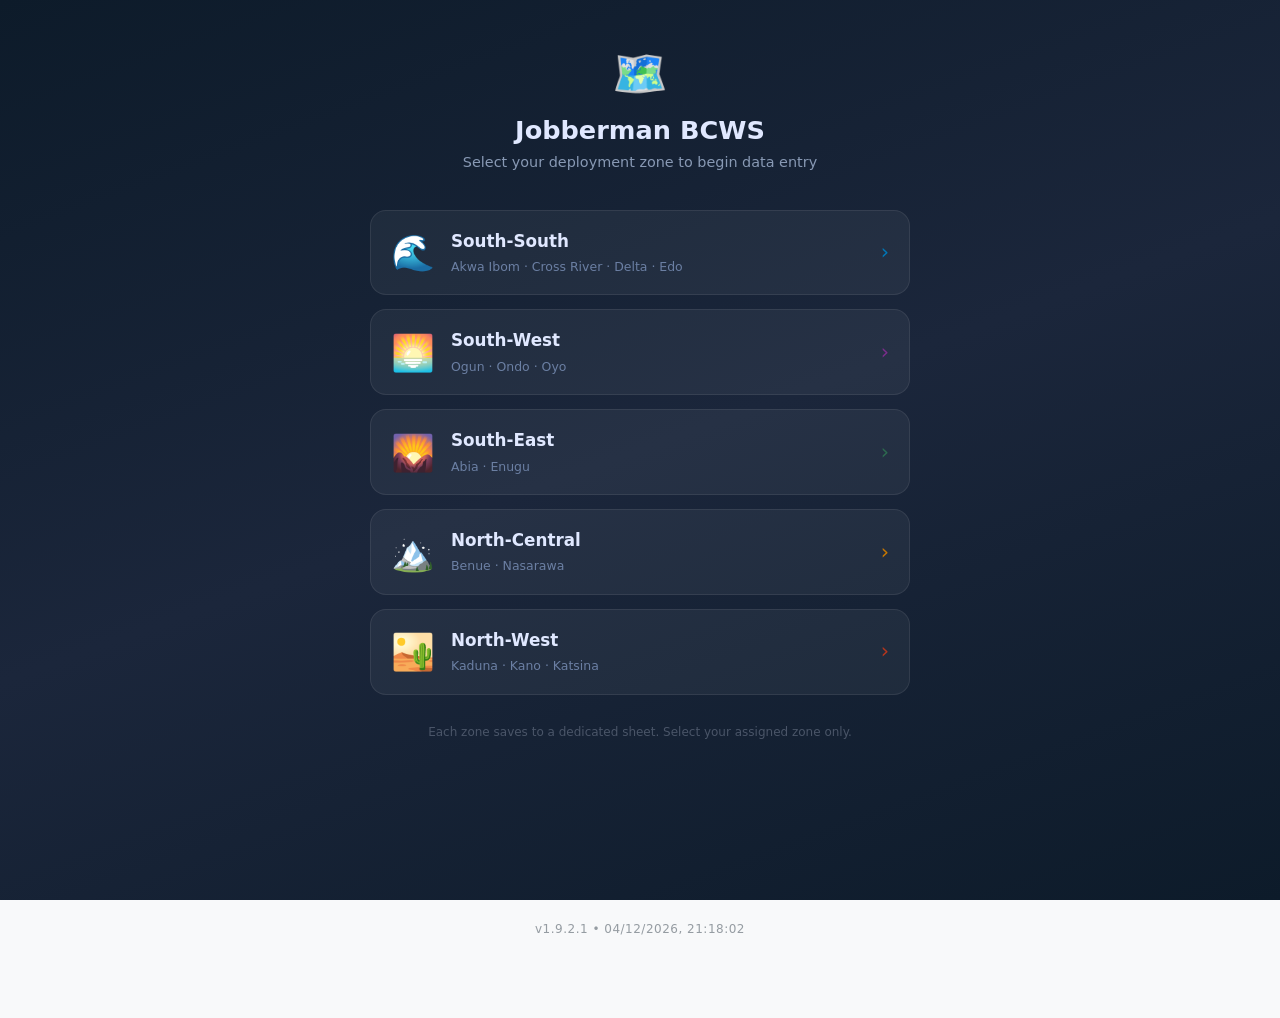
<file: index.html>
<!DOCTYPE html>
<html lang="en">

<head>
  <meta charset="UTF-8">
  <meta name="viewport" content="width=device-width, initial-scale=1.0">
  <title id="pageTitle">Data Entry Portal</title>
  <meta name="description" content="Jobberman BCWS Data Entry Portal — Offline-first form with bulk upload">
  <link rel="manifest" href="manifest.json">
  <meta name="theme-color" content="#0d6efd">
  <meta name="apple-mobile-web-app-capable" content="yes">
  <meta name="apple-mobile-web-app-status-bar-style" content="default">
  <link href="dist/css/bootstrap.min.css" rel="stylesheet">
  <link rel="stylesheet" href="style.css">
</head>

<body class="bg-light">

  <!-- ══════════════════════════════════════════════════════
       ZONE SELECTION LANDING PAGE
       Shown only when no ?zone= param is present.
       Hidden once a zone is active.
  ═══════════════════════════════════════════════════════ -->
  <div id="zoneLandingPage"
    style="display:none;min-height:100vh;background:linear-gradient(160deg,#0d1b2a 0%,#1b263b 50%,#0d1b2a 100%);padding:40px 16px 100px;box-sizing:border-box;">
    <div style="max-width:540px;margin:0 auto;">
      <div style="text-align:center;margin-bottom:36px;">
        <div style="font-size:2.8rem;margin-bottom:8px;">🗺️</div>
        <h1 style="color:#e0e8ff;font-size:1.6rem;font-weight:800;margin:0 0 6px;">Jobberman BCWS</h1>
        <p style="color:#8899b4;font-size:0.9rem;margin:0;">Select your deployment zone to begin data entry</p>
      </div>
      <div id="zoneCardGrid" style="display:flex;flex-direction:column;gap:14px;"></div>
      <p style="color:#4a5568;text-align:center;font-size:0.75rem;margin-top:28px;">Each zone saves to a dedicated
        sheet. Select your assigned zone only.</p>
    </div>
  </div>

  <!-- Main App (hidden on landing, shown when zone is active) -->
  <div id="mainApp" style="display:none;">
    <div class="container py-5">
      <div class="row justify-content-center">
        <div class="col-lg-8 col-xl-7">
          <div class="card shadow-sm border-0">
            <div class="card-body p-4 p-md-5">
              <h2 class="text-center text-primary">Jobberman BCWS Data Entry</h2>
              <p class="text-center text-primary mb-1">Building Careers for Workplace Success</p>
              <!-- Zone Badge -->
              <div id="zoneBadge" style="text-align:center;margin-bottom:16px;display:none;">
                <span id="zoneBadgeInner"
                  style="display:inline-flex;align-items:center;gap:6px;padding:5px 14px;border-radius:20px;font-size:0.8rem;font-weight:700;color:#fff;letter-spacing:0.03em;"></span>
                <br>
                <a href="index.html" id="changeZoneLink"
                  style="font-size:0.72rem;color:#6c757d;text-decoration:none;display:inline-flex;align-items:center;gap:3px;margin-top:6px;padding:3px 10px;border:1px solid #dee2e6;border-radius:12px;transition:color 0.2s,border-color 0.2s;"
                  onmouseover="this.style.color='#0d6efd';this.style.borderColor='#0d6efd';"
                  onmouseout="this.style.color='#6c757d';this.style.borderColor='#dee2e6';"
                  title="Return to zone selection"
                  onclick="event.preventDefault(); try { sessionStorage.removeItem('activeZone'); } catch (e) {} window.location.replace('index.html?_reset=' + Date.now());">
                  🗺️ Change Zone
                </a>
              </div>

              <!-- Upload Nag Banner (shown when 10-29 entries pending) -->
              <div id="uploadNagBanner" style="display:none;">
                <div
                  style="background:linear-gradient(135deg,#e65100,#bf360c);color:#fff;padding:12px 16px;border-radius:10px;margin-bottom:16px;display:flex;align-items:center;gap:10px;box-shadow:0 3px 12px rgba(230,81,0,0.3);">
                  <span style="font-size:1.5rem;">⚠️</span>
                  <div style="flex:1;">
                    <strong>Upload your entries!</strong><br>
                    <span style="font-size:0.82rem;opacity:0.95;">You have <strong id="nagPendingCount">0</strong>
                      entries waiting on this device. Connect to internet and <a id="nagQueueLink" href="queue.html"
                        style="color:#fff;text-decoration:underline;font-weight:700;">upload now →</a></span>
                  </div>
                </div>
              </div>

              <!-- Upload Friction Gate (shown when ≥30 entries pending — heavy friction) -->
              <div id="uploadGateOverlay" style="display:none;">
                <div
                  style="position:fixed;inset:0;background:rgba(0,0,0,0.85);z-index:2000;display:flex;align-items:center;justify-content:center;padding:20px;">
                  <div
                    style="background:#fff;border-radius:16px;max-width:400px;width:100%;padding:28px 24px;text-align:center;box-shadow:0 20px 60px rgba(0,0,0,0.4);animation:gate-pop 0.3s ease-out;">
                    <div style="font-size:3rem;margin-bottom:8px;">🚨</div>
                    <h3 style="color:#c62828;font-weight:800;margin-bottom:8px;">Upload Required</h3>
                    <p style="color:#555;font-size:0.9rem;margin-bottom:4px;">
                      You have <strong id="gatePendingCount" style="color:#c62828;font-size:1.3rem;">0</strong> entries
                      stored on this device.
                    </p>
                    <p style="color:#888;font-size:0.82rem;margin-bottom:20px;">
                      Data on your phone is at risk of loss. Upload now to secure it in the system.
                    </p>
                    <a id="gateQueueLink" href="queue.html"
                      style="display:block;background:linear-gradient(135deg,#1565c0,#0d47a1);color:#fff;padding:14px;border-radius:10px;font-weight:700;font-size:1rem;text-decoration:none;margin-bottom:12px;box-shadow:0 4px 16px rgba(21,101,192,0.4);">
                      📤 Go to Upload Queue
                    </a>
                    <button id="gateSkipBtn" disabled onclick="dismissUploadGate()"
                      style="background:none;border:2px solid #ccc;color:#999;padding:10px 20px;border-radius:10px;font-size:0.82rem;width:100%;cursor:not-allowed;transition:all 0.3s;">
                      ⏳ Please wait <span id="gateCountdown">5</span>s...
                    </button>
                    <p style="color:#bbb;font-size:0.72rem;margin-top:12px;margin-bottom:0;">
                      Entries are only safe once uploaded to the server.
                    </p>
                  </div>
                </div>
              </div>

              <form id="dataForm" class="needs-validation" novalidate>


                <!-- 8. Scores & Snapshots -->
                <fieldset class="mb-4">
                  <legend class="h5 text-primary border-bottom pb-2 mb-3">Scores & Snapshots</legend>
                  <div class="mb-3">
                    <label class="form-label">PostTest Score</label>
                    <input type="number" name="post_test_score" class="form-control" min="0" max="15"
                      title="Score between 0 and 15" placeholder="Enter PostTest score (0-15)" required>
                    <div class="invalid-feedback">Please enter the PostTest score (0-15).</div>
                  </div>

                  <!-- Snapshots Section -->
                  <div class="mb-3" id="pretest_snapshot_group">
                    <label class="form-label fw-bold">Snapshot of PreTest Script <span
                        class="text-danger">*</span></label>
                    <input type="file" accept="image/*" capture="environment" id="fileInput-pretest"
                      class="form-control mb-2" onchange="handleFileSelect('pretest', this)">
                    <img id="preview-pretest" class="img-fluid mt-2 border border-success rounded"
                      style="display:none;">
                    <input type="hidden" name="image_pretest" id="imgData-pretest" required>
                    <div id="pretest_validation_msg" class="text-danger small mt-1" style="display:none;">Please capture
                      or upload a snapshot of
                      the PreTest script.</div>
                  </div>

                  <div class="mb-3" id="posttest_snapshot_group">
                    <label class="form-label fw-bold">Snapshot of PostTest Script <span
                        class="text-danger">*</span></label>
                    <input type="file" accept="image/*" capture="environment" id="fileInput-posttest"
                      class="form-control mb-2" onchange="handleFileSelect('posttest', this)">
                    <img id="preview-posttest" class="img-fluid mt-2 border border-success rounded"
                      style="display:none;">
                    <input type="hidden" name="image_posttest" id="imgData-posttest" required>
                    <div id="posttest_validation_msg" class="text-danger small mt-1" style="display:none;">Please
                      capture
                      or upload a snapshot
                      of the PostTest script.</div>
                  </div>
                  <div class="mb-3">
                    <label class="form-label">Certificate ID</label>
                    <div class="input-group">
                      <span class="input-group-text" id="certIdPrefix">??/PT/</span>
                      <input type="text" name="certificate_id" id="certificate_id" class="form-control"
                        pattern="^(NA|\d{7})$" placeholder="7-digit code or NA" required>
                      <div class="invalid-feedback">Enter the 7-digit certificate number or NA.</div>
                    </div>
                  </div>
                </fieldset>

                <!-- 1. Metadata & Consent -->
                <fieldset class="mb-4">
                  <legend class="h5 text-primary border-bottom pb-2 mb-3">Metadata & Consent</legend>
                  <!-- Cascading: State → Inputted by → Institution -->
                  <div id="dynamicFieldsLoader" class="text-center text-muted py-3" style="display:none;">
                    <div class="spinner-border spinner-border-sm text-primary me-2" role="status"></div>
                    Loading dynamic fields from sheet…
                  </div>
                  <div class="mb-3">
                    <label class="form-label">State</label>
                    <select id="state" name="state" class="form-select" required>
                      <option value="">-- Select State --</option>
                    </select>
                    <div class="invalid-feedback">Please select a state.</div>
                  </div>
                  <div class="mb-3">
                    <label class="form-label">Inputted by</label>
                    <select id="inputted_by" name="inputted_by" class="form-select" required>
                      <option value="">Select state first</option>
                    </select>
                    <div class="invalid-feedback">Please select who inputted this entry.</div>
                  </div>
                  <div class="mb-3">
                    <label class="form-label">Participant Consent</label>
                    <select name="consent" class="form-select" required>
                      <option value="">-- Select --</option>
                      <option value="Agree">Agree</option>
                      <option value="Disagree">Disagree</option>
                      <option value="Unfilled (left blank)">Unfilled (left blank)</option>
                    </select>
                    <div class="invalid-feedback">Please select an option.</div>
                  </div>

                  <div class="mb-3">
                    <label class="form-label">Do you have the Jobberman SST Certificate?</label>
                    <select id="jobberman_sst" name="jobberman_sst" class="form-select" required>
                      <option value="">-- Select --</option>
                      <option value="Yes">Yes</option>
                      <option value="No">No</option>
                    </select>
                    <div id="jobberman_sst_note" class="alert alert-warning mt-2 py-2 px-3"
                      style="display:none; font-size:0.85rem;">
                      ⚠️ Please <strong>cross-check</strong> and confirm the participant actually ticked YES before
                      proceeding.
                    </div>
                    <div class="invalid-feedback">Please select an option.</div>
                  </div>
                </fieldset>

                <!-- 1. Metadata & Consent -->
                <fieldset class="mb-4">
                  <legend class="h5 text-primary border-bottom pb-2 mb-3">
                    PostTest Section B (Personal Information)
                  </legend>
                  <div class="mb-3">
                    <label class="form-label">Full Name</label>
                    <input type="text" name="name" class="form-control" required
                      pattern="^[A-Za-z]+(?:[ '-][A-Za-z]+)*(?:[ '-][A-Za-z]+)*$">
                    <div class="invalid-feedback">Enter valid characters and spaces only.</div>
                  </div>
                  <div class="mb-3">
                    <label class="form-label">Email</label>
                    <input type="text" name="email" class="form-control" required
                      pattern="[a-zA-Z0-9._%+\-]+@[a-zA-Z0-9.\-]+\.[a-zA-Z]{2,}|NA"
                      placeholder="e.g. user@example.com or NA">
                    <div class="invalid-feedback">Enter a valid email address (user@domain.com) or NA.</div>
                  </div>
                  <div class="row">
                    <div class="col-md-6 mb-3">
                      <label class="form-label">Phone Number</label>
                      <input type="tel" id="phone" name="phone" class="form-control" required pattern="^[789][01]\d{8}$"
                        placeholder="10 digits long (starting with 7, 8 or 9)">
                      <div id="phone_zero_note" class="alert alert-warning mt-2 py-2 px-3"
                        style="display:none; font-size:0.85rem;">
                        ⚠️ Please check both PreTest and PostTest to ensure a valid phone number is provided (0 is no
                        longer accepted).
                      </div>
                      <div class="invalid-feedback">Must be exactly 10 digits long (start 7, 8,9), then 0 or 1.</div>
                    </div>
                    <div class="col-md-6 mb-3">
                      <label class="form-label">Phone Number Type</label>
                      <select name="phone_type" class="form-select" required>
                        <option value="">-- Select --</option>
                        <option value="Personal">Personal</option>
                        <option value="Family / Relative">Family / Relative</option>
                        <option value="Unfilled (left blank)">Unfilled (left blank)</option>
                      </select>
                      <div class="invalid-feedback">Please select an option.</div>
                    </div>
                  </div>
                  <div class="mb-3">
                    <label class="form-label">Alternative Phone (Optional)
                      <span class="text-danger mt-2 py-2 px-3" style="font-size:0.85rem;">
                        <small><br>Check PreTest if the contacts are different, record it.</small>
                      </span></label>
                    <input type="tel" id="alt_phone" name="alt_phone" class="form-control" pattern="^[789][01]\d{8}$"
                      placeholder="10 digits long (starting with 7, 8 or 9)">
                    <div class="invalid-feedback">Must be exactly 10 digits long (start 7, 8, 9), then 0 or 1.</div>
                  </div>
                  <div class="mb-3">
                    <label class="form-label">Highest Qualification</label>
                    <select name="qualification" id="qualification" class="form-select" required>
                      <option value="">-- Select --</option>
                      <option value="NA">NA</option>
                      <option value="No Formal Education">No Formal Education</option>
                      <option value="Vocational">Vocational</option>
                      <option value="High School (S.S.C.E)">High School (S.S.C.E)</option>
                      <option value="N.C.E">N.C.E</option>
                      <option value="Diploma">Diploma</option>
                      <option value="OND">OND</option>
                      <option value="HND">HND</option>
                      <option value="Undergraduate">Undergraduate</option>
                      <option value="Degree">Degree</option>
                      <option value="MBSS">MBSS</option>
                      <option value="MBA / MSC">MBA / MSC</option>
                      <option value="MPhil/PhD">MPhil/PhD</option>
                    </select>
                    <div class="invalid-feedback">Please select a qualification.</div>
                  </div>
                  <div class="mb-3" id="current_level_group" style="display:none;">
                    <label class="form-label">Current Level <span class="text-danger">(Check PreTest)</span></label>
                    <select name="current_level" class="form-select" required>
                      <option value="">-- Select --</option>
                      <option value="Entry Level (100 Lvl)">Entry Level (100 Lvl)</option>
                      <option value="Mid Level (200 to 300 Lvl)">Mid Level (200 to 300 Lvl)</option>
                      <option value="Final Year">Final Year</option>
                      <option value="Unfilled (left blank)">Unfilled (left blank)</option>
                    </select>
                    <div class="invalid-feedback">Please select your current level.</div>
                  </div>
                  <div class="mb-3">
                    <label class="form-label">Employment Status <span class="text-danger">(Check PreTest)</span></label>
                    <select name="employment_status" class="form-select" required>
                      <option value="">-- Select --</option>
                      <option value="Unemployed">Unemployed</option>
                      <option value="Employed">Employed</option>
                      <option value="Self-Employed">Self-Employed</option>
                    </select>
                    <div class="invalid-feedback">Please select your employment status.</div>
                  </div>
                  <div class="mb-3">
                    <label class="form-label">What is your current occupation?</label>
                    <input type="text" name="current_occupation" class="form-control"
                      placeholder="Write NA if not applicable" required>
                    <div class="invalid-feedback">Please enter your occupation.</div>
                  </div>
                  <div class="mb-3">
                    <label class="form-label">Income Range <span class="text-danger">(Check PreTest)</span></label>
                    <select name="income_range" class="form-select" required>
                      <option value="">-- Select --</option>
                      <option value="Below 70,000">Below 70,000</option>
                      <option value="70,000 to 150,000">70,000 to 150,000</option>
                      <option value="150,000 to 300,000">150,000 to 300,000</option>
                      <option value="300,000 to 500,000">300,000 to 500,000</option>
                      <option value="500,000 and Above">500,000 and Above</option>
                    </select>
                    <div class="invalid-feedback">Please select an income range.</div>
                  </div>
                  <div class="mb-3">
                    <label class="form-label">Preferred Job Occupation or Industry?</label>
                    <select id="preferred_industry" name="preferred_industry" class="form-select" required>
                      <option value="">-- Select --</option>
                      <option value="Banking, Finance & Insurance">Banking, Finance & Insurance</option>
                      <option value="Education">Education</option>
                      <option value="IT & Telcos">IT & Telcos</option>
                      <option value="Manufacturing & Warehousing">Manufacturing & Warehousing</option>
                      <option value="Retail, Fashion & FMCG">Retail, Fashion & FMCG</option>
                      <option value="Unfilled (left blank)">Unfilled (left blank)</option>
                      <option value="Other">Other</option>
                    </select>
                    <div class="invalid-feedback">Please select your preferred industry.</div>
                  </div>
                  <div class="mb-3" id="preferred_industry_other_group" style="display:none;">
                    <label class="form-label">Please specify preferred industry</label>
                    <input type="text" id="preferred_industry_other" name="preferred_industry_other"
                      class="form-control" placeholder="Type the preferred industry here">
                    <div class="invalid-feedback">Please specify the preferred industry.</div>
                  </div>
                  <div class="mb-3">
                    <label class="form-label">Please indicate your preferred job role.</label>
                    <input type="text" name="preferred_job_role" class="form-control"
                      placeholder="(e.g., Sales, Admin, IT Officer, etc) or NA if not applicable" required>
                    <div class="invalid-feedback">Please enter your preferred job role.</div>
                  </div>
                  <div class="mb-3">
                    <label class="form-label">Which 2–3 skills do you consider your strongest?</label>
                    <input type="text" name="top_skills" class="form-control" placeholder="Write NA if not applicable"
                      required>
                    <div class="invalid-feedback">Please enter your top skills.</div>
                  </div>
                </fieldset>

                <!-- 2. PreTest Section -->
                <fieldset class="mb-4">
                  <legend class="h5 text-primary border-bottom pb-2 mb-3">
                    PreTest Section B (Personal Information)
                  </legend>

                  <div class="row">
                    <div class="col-md-6 mb-3">
                      <label class="form-label">Gender</label>
                      <select name="gender" class="form-select" required>
                        <option value="">-- Select --</option>
                        <option value="Male">Male</option>
                        <option value="Female">Female</option>
                      </select>
                      <div class="invalid-feedback">Please select your gender.</div>
                    </div>
                    <div class="col-md-6 mb-3">
                      <label class="form-label">Date of Birth</label>
                      <input type="date" name="dob" id="dob" class="form-control" required min="1900-01-01"
                        max="2016-12-31">
                      <div class="invalid-feedback">Year must be 1900 (unspecified) or between 1960–2016.</div>
                    </div>
                  </div>
                  <div class="mb-3">
                    <label class="form-label">Home Address <span class="text-danger">(Check PostTest)</span></label>
                    <textarea name="address" class="form-control" rows="2" placeholder="Write NA if not applicable"
                      required></textarea>
                  </div>

                  <div class="mb-3">
                    <label class="form-label">Institution | Partner | Disaggregation | Date =&gt; Facilitator |
                      Vols</label>
                    <select id="training_details" name="training_details" class="form-select" required>
                      <option value="">Select inputted by first</option>
                    </select>
                    <div class="invalid-feedback">Please select the training details.</div>
                  </div>
                  <div class="mb-3">
                    <label class="form-label">Residential Settlement</label>
                    <select name="settlement" class="form-select" required>
                      <option value="">-- Select --</option>
                      <option value="Urban">Urban</option>
                      <option value="Rural">Rural</option>
                      <option value="Semi-Urban">Semi-Urban</option>
                    </select>
                    <div class="invalid-feedback">Please select a settlement.</div>
                  </div>
                  <div class="mb-3">
                    <label class="form-label">Internally Displaced Person?</label>
                    <select name="idp" class="form-select" required>
                      <option value="">-- Select --</option>
                      <option value="Yes">Yes</option>
                      <option value="No">No</option>
                    </select>
                    <div class="invalid-feedback">Please select an option.</div>
                  </div>
                  <div class="mb-3">
                    <label class="form-label">Any Form of Disability?</label>
                    <select id="disability" name="disability" class="form-select" required>
                      <option value="">-- Select --</option>
                      <option value="Yes">Yes</option>
                      <option value="No">No</option>
                    </select>
                    <div class="invalid-feedback">Please select an option.</div>
                  </div>
                  <div class="mb-3" id="disability_type_group" style="display:none;">
                    <label class="form-label">Disability Type</label>
                    <select id="disability_type" name="disability_type" class="form-select">
                      <option value="">-- Select --</option>
                      <option value="Albinism">Albinism</option>
                      <option value="Dwarfism">Dwarfism</option>
                      <option value="Hearing Impairment">Hearing Impairment</option>
                      <option value="Physical / Mobility Impairment">Physical / Mobility Impairment</option>
                      <option value="Speech Impairment">Speech Impairment</option>
                      <option value="Visual Impairment">Visual Impairment</option>
                      <option value="NA">NA</option>
                      <option value="Other">Other</option>
                    </select>
                    <div class="invalid-feedback">Please select a disability type.</div>
                  </div>
                  <div class="mb-3" id="disability_type_other_group" style="display:none;">
                    <label class="form-label">Please specify disability type</label>
                    <input type="text" id="disability_type_other" name="disability_type_other" class="form-control"
                      placeholder="Type the disability type here">
                    <div class="invalid-feedback">Please specify the disability type.</div>
                  </div>
                </fieldset>

                <!-- 5. Business & Tech Access -->
                <div class="mb-3">
                  <label class="form-label">Do You Have an Existing Business?</label>
                  <select id="existing_business" name="existing_business" class="form-select" required>
                    <option value="">-- Select --</option>
                    <option value="Yes">Yes</option>
                    <option value="No">No</option>
                  </select>
                  <div class="invalid-feedback">Please select an option.</div>
                </div>
                <div class="mb-3" id="business_nature_group" style="display:none;">
                  <label class="form-label">Nature of the Business (Industry / Sector)</label>
                  <select id="business_nature" name="business_nature" class="form-select">
                    <option value="">-- Select --</option>
                    <option value="Advertising, Media & Communications">Advertising, Media & Communications</option>
                    <option value="Agriculture, Fishing & Forestry">Agriculture, Fishing & Forestry</option>
                    <option value="Automotive & Aviation">Automotive & Aviation</option>
                    <option value="Banking, Finance & Insurance">Banking, Finance & Insurance</option>
                    <option value="Construction">Construction</option>
                    <option value="Education">Education</option>
                    <option value="Energy & Utilities">Energy & Utilities</option>
                    <option value="Enforcement & Security">Enforcement & Security</option>
                    <option value="Entertainment, Events & Sport">Entertainment, Events & Sport</option>
                    <option value="Government">Government</option>
                    <option value="Healthcare">Healthcare</option>
                    <option value="Hospitality & Hotel">Hospitality & Hotel</option>
                    <option value="IT & Telecoms">IT & Telecoms</option>
                    <option value="Law & Compliance">Law & Compliance</option>
                    <option value="Manufacturing & Warehousing">Manufacturing & Warehousing</option>
                    <option value="Mining, Energy & Metals">Mining, Energy & Metals</option>
                    <option value="NGO, NPO & Charity">NGO, NPO & Charity</option>
                    <option value="Real Estate">Real Estate</option>
                    <option value="Recruitment">Recruitment</option>
                    <option value="Retail, Fashion & FMCG">Retail, Fashion & FMCG</option>
                    <option value="Shipping & Logistics">Shipping & Logistics</option>
                    <option value="Tourism & Travel">Tourism & Travel</option>
                    <option value="Unspecified">Unspecified</option>
                    <option value="Arts and Interior Decor">Arts and Interior Decor</option>
                    <option value="Beauty and Lifestyle">Beauty and Lifestyle</option>
                    <option value="Handiwork and Repairs">Handiwork and Repairs</option>
                  </select>
                  <div class="invalid-feedback">Please select the nature of your business.</div>
                </div>
                <div class="mb-3">
                  <label class="form-label">Any Formal Training, Skills, or Certification?</label>
                  <select name="formal_training" class="form-select" required>
                    <option value="">-- Select --</option>
                    <option value="Yes">Yes</option>
                    <option value="No">No</option>
                  </select>
                  <div class="invalid-feedback">Please select an option.</div>
                </div>
                <div class="mb-3">
                  <label class="form-label">Do You Have Access to a Smartphone or Computer?</label>
                  <select name="tech_access" class="form-select" required>
                    <option value="">-- Select --</option>
                    <option value="Yes">Yes</option>
                    <option value="No">No</option>
                  </select>
                  <div class="invalid-feedback">Please select an option.</div>
                </div>
                <div class="mb-3">
                  <label class="form-label">Do You Have Internet Access at Home or Work?</label>
                  <select name="internet_access" class="form-select" required>
                    <option value="">-- Select --</option>
                    <option value="Yes">Yes</option>
                    <option value="No">No</option>
                  </select>
                  <div class="invalid-feedback">Please select an option.</div>
                </div>
                <div class="mb-3" id="lang_group">
                  <label class="form-label">Preferred Language for Follow-Up Call (select all that apply) <span
                      class="text-danger">*</span></label>
                  <div class="d-flex flex-wrap gap-3">
                    <div class="form-check">
                      <input class="form-check-input" type="checkbox" name="preferred_language" value="English"
                        id="langEnglish">
                      <label class="form-check-label" for="langEnglish">English</label>
                    </div>
                    <div class="form-check">
                      <input class="form-check-input" type="checkbox" name="preferred_language" value="Hausa"
                        id="langHausa">
                      <label class="form-check-label" for="langHausa">Hausa</label>
                    </div>
                    <div class="form-check">
                      <input class="form-check-input" type="checkbox" name="preferred_language" value="Yoruba"
                        id="langYoruba">
                      <label class="form-check-label" for="langYoruba">Yoruba</label>
                    </div>
                    <div class="form-check">
                      <input class="form-check-input" type="checkbox" name="preferred_language" value="Igbo"
                        id="langIgbo">
                      <label class="form-check-label" for="langIgbo">Igbo</label>
                    </div>
                    <div class="form-check">
                      <input class="form-check-input" type="checkbox" name="preferred_language" value="Pidgin English"
                        id="langPidgin">
                      <label class="form-check-label" for="langPidgin">Pidgin English</label>
                    </div>
                    <div class="form-check">
                      <input class="form-check-input" type="checkbox" name="preferred_language"
                        value="Unfilled (left blank)" id="langUnfilled">
                      <label class="form-check-label" for="langUnfilled">Unfilled (left blank)</label>
                    </div>
                    <div class="form-check">
                      <input class="form-check-input" type="checkbox" name="preferred_language" value="Other"
                        id="langOther">
                      <label class="form-check-label" for="langOther">Other</label>
                    </div>
                  </div>
                  <div id="lang_validation_msg" class="text-danger small mt-1" style="display:none;">Please select at
                    least one language.</div>
                  <div id="lang_other_group" class="mt-2" style="display:none;">
                    <input type="text" id="lang_other_input" name="preferred_language_other" class="form-control"
                      placeholder="Specify other language">
                  </div>
                </div>

                <!-- 6. Training & Job Search -->
                <fieldset class="mb-4">
                  <legend class="h5 text-primary border-bottom pb-2 mb-3">
                    PreTest Section C (Training & Job Search)
                  </legend>
                  <div class="mb-3">
                    <label class="form-label">1. Have you ever participated in any soft skills or employability training
                      before?</label>
                    <select name="prev_soft_skills" class="form-select" required>
                      <option value="">-- Select --</option>
                      <option value="Yes">Yes</option>
                      <option value="No">No</option>
                      <option value="Unfilled (left blank)">Unfilled (left blank)</option>
                    </select>
                    <div class="invalid-feedback">Please select an option.</div>
                  </div>
                  <div class="mb-3">
                    <label class="form-label">2. Why do you want to take this training?</label>
                    <select name="training_reason" class="form-select" required>
                      <option value="">-- Select --</option>
                      <option value="Improve my chances of getting a job">Improve my chances of getting a job</option>
                      <option value="Learn soft skills to get better at my job">Learn soft skills to get better at my
                        job
                      </option>
                      <option value="Network with other job seekers">Network with other job seekers</option>
                      <option value="Learn how to write a strong CV and succeed at job interviews">Learn how to write a
                        strong CV and succeed at job interviews</option>
                      <option value="Obtain a soft skills training certificate">Obtain a soft skills training
                        certificate
                      </option>
                      <option value="The training is required by my employer or school">The training is required by my
                        employer or school</option>
                      <option value="I want to use the content to teach my classes, conduct studies, or research">I want
                        to use the content to teach my classes, conduct studies, or research</option>
                      <option value="Refreshments">Refreshments</option>
                      <option value="Unticked (left blank)">Unticked (left blank)</option>
                    </select>
                    <div class="invalid-feedback">Please select a reason.</div>
                  </div>
                  <div class="mb-3">
                    <label class="form-label">3. How confident are you in your current soft skills?</label>
                    <select name="confidence_level" class="form-select" required>
                      <option value="">-- Select --</option>
                      <option value="Very Confident">Very Confident</option>
                      <option value="Somewhat Confident">Somewhat Confident</option>
                      <option value="Not Confident">Not Confident</option>
                      <option value="Unticked (left blank)">Unticked (left blank)</option>
                    </select>
                    <div class="invalid-feedback">Please select a confidence level.</div>
                  </div>
                  <div class="mb-3">
                    <label class="form-label">4.How long have you been actively looking for a job?</label>
                    <select name="job_search_duration" class="form-select" required>
                      <option value="">-- Select --</option>
                      <option value="Less than 3 months">Less than 3 months</option>
                      <option value="3–6 months">3–6 months</option>
                      <option value="6 months to a year">6 months to a year</option>
                      <option value="Over a year">Over a year</option>
                      <option value="I'm not looking for a job">I'm not looking for a job</option>
                      <option value="Unticked (left blank)">Unticked (left blank)</option>
                    </select>
                    <div class="invalid-feedback">Please select a duration.</div>
                  </div>
                  <div class="mb-3">
                    <label class="form-label">5. What is the biggest challenge you face in your job search?</label>
                    <select name="job_search_challenge" class="form-select" required>
                      <option value="">-- Select --</option>
                      <option value="Lack of relevant skills">Lack of relevant skills</option>
                      <option value="Lack of work experience">Lack of work experience</option>
                      <option value="Limited job opportunities">Limited job opportunities</option>
                      <option value="Difficulty preparing CVs or applications">Difficulty preparing CVs or applications
                      </option>
                      <option value="Interview anxiety or lack of confidence">Interview anxiety or lack of confidence
                      </option>
                      <option value="Lack of professional network">Lack of professional network</option>
                      <option value="Access to technology (internet, computer, phone)">Access to technology (internet,
                        computer, phone)</option>
                      <option value="None of the above">None of the above</option>
                      <option value="Unticked (left blank)">Unticked (left blank)</option>
                    </select>
                    <div class="invalid-feedback">Please select a challenge.</div>
                  </div>
                  <div class="mb-3">
                    <label class="form-label">6.After completing this training, what is the most important outcome you
                      want
                      to achieve?</label>
                    <select name="desired_outcome" class="form-select" required>
                      <option value="">-- Select --</option>
                      <option value="Get a new job">Get a new job</option>
                      <option value="Improve my job search skills">Improve my job search skills</option>
                      <option value="Increase my confidence">Increase my confidence</option>
                      <option value="Learn skills to keep my current job">Learn skills to keep my current job</option>
                      <option value="Start a business">Start a business</option>
                      <option value="Get a promotion or salary increase">Get a promotion or salary increase</option>
                      <option value="Unticked (left blank)">Unticked (left blank)</option>
                    </select>
                    <div class="invalid-feedback">Please select a desired outcome.</div>
                  </div>
                  <div class="mb-3">
                    <label class="form-label">7. Do you currently have a CV/Resume?</label>
                    <select name="has_cv" class="form-select" required>
                      <option value="">-- Select --</option>
                      <option value="Yes">Yes</option>
                      <option value="No">No</option>
                      <option value="I don’t need a CV for the type of job I’m looking for">
                        I don’t need a CV for the type of job I’m looking for</option>
                      <option value="Unticked (left blank)">Unticked (left blank)</option>
                    </select>
                    <div class="invalid-feedback">Please select an option.</div>
                  </div>
                </fieldset>

                <!-- 7. Feedback -->
                <fieldset class="mb-4">
                  <legend class="h5 text-primary border-bottom pb-2 mb-3">
                    PostTest Section D (Training Feedback Survey)
                  </legend>
                  <div class="mb-3">
                    <label class="form-label">1. How would you rate the overall conduciveness of the training
                      hall?</label>
                    <select name="hall_rating" class="form-select" required>
                      <option value="">-- Select --</option>
                      <option value="Good">Good</option>
                      <option value="Poor">Poor</option>
                      <option value="Unticked (left blank)">Unticked (left blank)</option>
                    </select>
                    <div class="invalid-feedback">Please select an option.</div>
                  </div>
                  <div class="mb-3">
                    <label class="form-label">2. Were the training facilities and equipment adequate for the
                      program?</label>
                    <select name="facilities_adequate" class="form-select" required>
                      <option value="">-- Select --</option>
                      <option value="Yes">Yes</option>
                      <option value="No">No</option>
                      <option value="Unticked (left blank)">Unticked (left blank)</option>
                    </select>
                    <div class="invalid-feedback">Please select an option.</div>
                  </div>

                  <legend class="h6 text-secondary mt-3 mb-2">3. Refreshments Served</legend>
                  <div class="mb-3">
                    <label class="form-label">Biscuit</label>
                    <select id="ref_biscuit" name="ref_biscuit" class="form-select" required>
                      <option value="">Select state first</option>
                    </select>
                    <div class="invalid-feedback">Please select a biscuit option.</div>
                    <div id="ref_biscuit_other_group" class="mt-2" style="display:none;">
                      <input type="text" id="ref_biscuit_other" name="ref_biscuit_other" class="form-control"
                        placeholder="Type name of biscuit">
                      <div style="font-size: 0.75rem; color: #666; margin-top: 4px;">
                        ℹ️ Please communicate this so it can be added as a permanent option.
                      </div>
                    </div>
                  </div>
                  <div class="mb-3">
                    <label class="form-label">Drink</label>
                    <select id="ref_drink" name="ref_drink" class="form-select" required>
                      <option value="">Select state first</option>
                    </select>
                    <div class="invalid-feedback">Please select a drink option.</div>
                    <div id="ref_drink_other_group" class="mt-2" style="display:none;">
                      <input type="text" id="ref_drink_other" name="ref_drink_other" class="form-control"
                        placeholder="Type name of drink">
                      <div style="font-size: 0.75rem; color: #666; margin-top: 4px;">
                        ℹ️ Please communicate this so it can be added as a permanent option.
                      </div>
                    </div>
                  </div>
                  <div class="mb-3">
                    <label class="form-label">Water</label>
                    <select name="ref_water" class="form-select" required>
                      <option value="">-- Select --</option>
                      <option value="Bottle Water 75 CL">Bottle Water 75 CL</option>
                      <option value="Not Provided">Not Provided</option>
                      <option value="Unticked (left blank)">Unticked (left blank)</option>
                    </select>
                    <div class="invalid-feedback">Please select a water option.</div>
                  </div>

                  <div class="mb-3">
                    <label class="form-label">4. Are you satisfied with the quality of the refreshments served?</label>
                    <select name="refreshment_satisfaction" class="form-select" required>
                      <option value="">-- Select --</option>
                      <option value="Yes">Yes</option>
                      <option value="No">No</option>
                      <option value="Unticked (left blank)">Unticked (left blank)</option>
                    </select>
                    <div class="invalid-feedback">Please select an option.</div>
                  </div>
                  <div class="mb-3">
                    <label class="form-label">5. Did the availability of refreshments enhance your training
                      experience?</label>
                    <select name="refreshment_enhanced" class="form-select" required>
                      <option value="">-- Select --</option>
                      <option value="Yes">Yes</option>
                      <option value="No">No</option>
                      <option value="Unticked (left blank)">Unticked (left blank)</option>
                    </select>
                    <div class="invalid-feedback">Please select an option.</div>
                  </div>
                  <div class="mb-3">
                    <label class="form-label">6. How would you rate the facilitator's overall performance?</label>
                    <select name="facilitator_rating" class="form-select" required>
                      <option value="">-- Select --</option>
                      <option value="Excellent">Excellent</option>
                      <option value="Good">Good</option>
                      <option value="Fair">Fair</option>
                      <option value="Poor">Poor</option>
                      <option value="NA">NA</option>
                      <option value="Unticked (left blank)">Unticked (left blank)</option>
                    </select>
                    <div class="invalid-feedback">Please select an option.</div>
                  </div>
                </fieldset>

                <div class="mb-4">
                  <label class="form-label">Is this a duplicate?</label>
                  <select name="is_duplicate" class="form-select">
                    <option value="">-- Select --</option>
                    <option value="Yes">Yes</option>
                  </select>
                </div>

                <div id="loader" class="text-center text-primary fw-bold my-3" style="display:none;">Saving...
                </div>
                <button type="submit" id="subBtn" class="btn btn-success w-100 py-2 fw-bold">💾 Save Entry</button>
              </form>

              <!-- Success Screen (shown after saving locally) -->
              <div id="successScreen" style="display:none;">
                <div class="text-center py-5">
                  <div class="success-checkmark mb-4">
                    <svg width="80" height="80" viewBox="0 0 80 80">
                      <circle class="success-circle" cx="40" cy="40" r="36" fill="none" stroke="#198754"
                        stroke-width="3" />
                      <path class="success-tick" d="M24 42 L35 53 L56 28" fill="none" stroke="#198754"
                        stroke-width="3.5" stroke-linecap="round" stroke-linejoin="round" />
                    </svg>
                  </div>
                  <h3 class="text-success fw-bold mb-2">Entry Saved Locally!</h3>
                  <p class="text-muted mb-3">The entry has been saved to your device.</p>
                  <div class="d-inline-block bg-light rounded-3 px-4 py-3 mb-3">
                    <span class="text-muted d-block small">Entries saved this session</span>
                    <span id="submissionCount" class="fs-2 fw-bold text-primary">0</span>
                    <button type="button" id="resetCounterBtn"
                      class="btn btn-sm btn-outline-secondary d-block mx-auto mt-2">
                      🔄 Reset Counter
                    </button>
                  </div>
                  <div class="alert alert-info py-2 px-3 mb-3" style="font-size:0.85rem;">
                    📋 You have <strong id="pendingCountSuccess">0</strong> entries ready to upload.
                    <a id="successQueueLink" href="queue.html" class="fw-bold">Go to Upload Queue →</a>
                  </div>
                  <div>
                    <button type="button" id="submitAnotherBtn" class="btn btn-primary w-100 py-3 fw-bold">
                      ➕ Enter Another Record
                    </button>
                  </div>
                </div>
              </div>

            </div>
          </div>
        </div>
      </div>
    </div>
  </div><!-- /#mainApp -->

  <!-- Bottom Tab Bar (mobile-app style navigation) -->
  <nav class="bottom-tab-bar" id="bottomTabBar">
    <a id="tabForm" href="index.html" class="tab-item active">
      <span class="tab-icon">📝</span>
      <span class="tab-label">Form</span>
    </a>
    <a id="tabQueue" href="queue.html" class="tab-item">
      <span class="tab-icon">📋</span>
      <span class="tab-label">Upload Queue</span>
      <span class="tab-badge" id="queueBadgeCount" style="display:none;">0</span>
    </a>
  </nav>

  <script src="dist/js/bootstrap.bundle.min.js"></script>
  <script src="./dist/js/idb.umd.js"></script>
  <script src="config.js"></script>
  <script>
    // ── Zone Bootstrap (runs before any other JS) ──────────────────────────
    (function initZone() {
      const zone = getActiveZone();
      const zoneKey = getActiveZoneKey();

      if (!zone) {
        // No zone selected — show landing page, hide app
        document.getElementById('zoneLandingPage').style.display = 'block';
        document.getElementById('bottomTabBar').style.display = 'none';
        document.getElementById('mainApp').style.display = 'none';

        // Build zone cards
        const grid = document.getElementById('zoneCardGrid');
        Object.entries(ZONE_CONFIG).forEach(([key, z]) => {
          const url = 'index.html?zone=' + encodeURIComponent(key);
          const stateList = z.states.join(' · ');
          const card = document.createElement('a');
          card.href = url;
          card.style.cssText = [
            'display:flex;align-items:center;gap:16px;',
            'background:rgba(255,255,255,0.05);',
            'border:1px solid rgba(255,255,255,0.08);',
            'border-radius:16px;padding:18px 20px;',
            'text-decoration:none;',
            'transition:transform 0.18s,box-shadow 0.18s,background 0.18s;',
            'cursor:pointer;'
          ].join('');
          card.innerHTML =
            '<div style="font-size:2.2rem;line-height:1;">' + z.emoji + '</div>' +
            '<div style="flex:1;min-width:0;">' +
            '<div style="color:#e0e8ff;font-weight:800;font-size:1.05rem;margin-bottom:4px;">' + z.label + '</div>' +
            '<div style="color:#6b7fa3;font-size:0.78rem;white-space:nowrap;overflow:hidden;text-overflow:ellipsis;">' + stateList + '</div>' +
            '</div>' +
            '<div style="color:' + z.color + ';font-size:1.3rem;">›</div>';
          // Hover effect via JS (avoids needing extra CSS)
          card.addEventListener('mouseenter', () => {
            card.style.transform = 'translateY(-2px)';
            card.style.background = 'rgba(255,255,255,0.09)';
            card.style.boxShadow = '0 8px 32px rgba(0,0,0,0.4)';
          });
          card.addEventListener('mouseleave', () => {
            card.style.transform = '';
            card.style.background = 'rgba(255,255,255,0.05)';
            card.style.boxShadow = '';
          });
          grid.appendChild(card);
        });
        // Clean up the URL — remove ?_reset= or any stale param so the
        // address bar shows a clean 'index.html' without ugly query strings.
        if (window.location.search) {
          history.replaceState(null, '', 'index.html');
        }
        return; // stop — don't run app init
      }

      // Zone is active — show app, hide landing
      document.getElementById('zoneLandingPage').style.display = 'none';
      document.getElementById('mainApp').style.display = 'block';

      // Update page title
      document.getElementById('pageTitle').textContent = zone.label + ' — BCWS Data Entry';

      // Show zone badge
      const badge = document.getElementById('zoneBadge');
      const badgeInner = document.getElementById('zoneBadgeInner');
      if (badge && badgeInner) {
        badgeInner.style.background = zone.gradient;
        badgeInner.innerHTML = zone.emoji + ' ' + zone.label + ' Zone';
        badge.style.display = 'block';
      }

      // Wire all internal navigation links with zone param
      const setHref = (id, page) => {
        const el = document.getElementById(id);
        if (el) el.href = zoneUrl(page);
      };
      setHref('tabForm', 'index.html');
      setHref('tabQueue', 'queue.html');
      setHref('nagQueueLink', 'queue.html');
      setHref('gateQueueLink', 'queue.html');
      setHref('successQueueLink', 'queue.html');

      // Also update the empty-state back-to-form link in queue.html (handled in queue.html)
    })();
  </script>
  <script src="camera.js"></script>
  <script src="datepicker.js"></script>
  <!-- App Version Footer -->
  <div class="app-version-footer" id="appVersionFooter">
    Loading version info...
  </div>
  <script>
    (function () {
      // Fetch sw.js to dynamically extract the CACHE_VERSION and Last-Modified date
      fetch('sw.js', { cache: 'no-cache' })
        .then(res => {
          const lastMod = res.headers.get('Last-Modified');
          // If header exists, parse it. Otherwise fallback to current time as a baseline.
          const dateStr = lastMod ? new Date(lastMod).toLocaleString('en-NG') : new Date().toLocaleString('en-NG');
          return res.text().then(text => ({ text, dateStr }));
        })
        .then(({ text, dateStr }) => {
          const match = text.match(/CACHE_VERSION\s*=\s*['"]([^'"]+)['"]/);
          let version = match ? match[1] : 'Unknown';
          version = version.replace('dataentry-', ''); // Clean up string

          document.getElementById('appVersionFooter').innerText = version + ' • ' + dateStr;
        })
        .catch(err => {
          document.getElementById('appVersionFooter').innerText = 'Version fetch failed';
        });
    })();
  </script>

  <script src="db.js"></script>
  <script src="uploader.js"></script>
  <script src="app.js"></script>

  <!-- PWA Service Worker Registration + Update Flow -->
  <script>
    // Register Service Worker with update detection
    if ('serviceWorker' in navigator) {
      navigator.serviceWorker.register('./sw.js')
        .then(reg => {
          console.log('[PWA] Service Worker registered:', reg.scope);

          // Check for updates immediately and every 30 minutes
          reg.update();
          setInterval(() => reg.update(), 30 * 60 * 1000);

          // Listen for a new SW waiting to activate
          reg.addEventListener('updatefound', () => {
            const newWorker = reg.installing;
            newWorker.addEventListener('statechange', () => {
              if (newWorker.state === 'installed' && navigator.serviceWorker.controller) {
                // New version available — handle update
                handleSwUpdate(reg);
              }
            });
          });

          // Also check if a SW is already waiting (e.g., page was refreshed)
          if (reg.waiting) {
            handleSwUpdate(reg);
          }
        })
        .catch(err => console.warn('[PWA] Service Worker registration failed:', err));

      // Auto-reload when the new SW takes control
      navigator.serviceWorker.addEventListener('controllerchange', () => {
        console.log('[PWA] New service worker activated — reloading...');
        window.location.reload();
      });
    }

    /**
     * Handle a pending SW update.
     * Always auto-apply — IndexedDB data (entries) is NEVER affected by
     * service worker updates. Only cached JS/CSS/HTML files are replaced.
     * Blocking the update was trapping iOS users who couldn't upload with the old code.
     */
    async function handleSwUpdate(registration) {
      let pendingCount = 0;
      try {
        if (typeof getPendingCount === 'function') {
          pendingCount = await getPendingCount();
        }
      } catch (e) { /* ignore */ }

      if (pendingCount > 0) {
        // Show a brief reassuring banner before auto-updating
        showUpdateBanner(registration, pendingCount);
      } else {
        console.log('[PWA] No pending uploads — applying update automatically');
        registration.waiting.postMessage({ type: 'SKIP_WAITING' });
      }
    }

    /**
     * Show a brief informational banner, then auto-apply after 3 seconds.
     * Data is safe — IndexedDB is independent of the service worker cache.
     */
    function showUpdateBanner(registration, count) {
      // Remove existing banner if any
      const existing = document.getElementById('updateBanner');
      if (existing) existing.remove();

      const banner = document.createElement('div');
      banner.id = 'updateBanner';
      banner.innerHTML =
        '<div style="position:fixed;top:0;left:0;right:0;z-index:9999;background:linear-gradient(135deg,#2e7d32,#1b5e20);color:#fff;padding:12px 16px;display:flex;align-items:center;gap:10px;box-shadow:0 4px 20px rgba(0,0,0,0.3);font-size:0.88rem;">' +
        '  <span style="font-size:1.3rem;">✅</span>' +
        '  <div style="flex:1;">' +
        '    <strong>Applying app update...</strong><br>' +
        '    <span style="font-size:0.8rem;opacity:0.9;">Your ' + count + ' saved entries are safe and will NOT be deleted. The page will reload shortly.</span>' +
        '  </div>' +
        '</div>';
      document.body.prepend(banner);

      // Store registration reference
      window._swRegistration = registration;

      // Auto-apply after 3 seconds (gives user time to read the message)
      setTimeout(() => {
        console.log('[PWA] Auto-applying update — ' + count + ' entries safe in IndexedDB');
        registration.waiting.postMessage({ type: 'SKIP_WAITING' });
      }, 3000);
    }

    /**
     * Manual "Update Now" button handler (kept for backwards compat).
     */
    async function applyUpdate() {
      if (window._swRegistration && window._swRegistration.waiting) {
        window._swRegistration.waiting.postMessage({ type: 'SKIP_WAITING' });
      }
    }

    // Request persistent storage — prevents browser from evicting IndexedDB data
    if (navigator.storage && navigator.storage.persist) {
      navigator.storage.persist().then(granted => {
        console.log('[Storage] Persistent storage ' + (granted ? 'granted' : 'denied'));
        if (!granted) {
          // Detect platform for targeted advice
          const ua = navigator.userAgent || '';
          const isIOS = /iPad|iPhone|iPod/.test(ua) && !window.MSStream;
          const isAndroid = /Android/.test(ua);
          const platformNote = isIOS
            ? 'iOS may delete unsaved data when storage runs low. Add this app to your Home Screen for better protection.'
            : isAndroid
              ? 'Android Chrome may delete unsaved data unless you add this app to your Home Screen.'
              : 'Your browser may delete unsaved data if storage runs low. Add this site to your Home Screen or bookmarks.';

          const banner = document.createElement('div');
          banner.style.cssText = 'background:#2a1515;border:1px solid #ff4444;color:#ff6b6b;padding:10px 14px;margin:8px 12px;border-radius:8px;font-size:0.82rem;';
          banner.innerHTML = '⚠️ <strong>Storage protection denied.</strong> Upload entries ASAP — ' + platformNote;
          const main = document.querySelector('.container') || document.body;
          main.prepend(banner);
        }
      });
    }

    // Warn user before leaving if there are pending entries
    window.addEventListener('beforeunload', async (e) => {
      try {
        if (typeof getPendingCount === 'function') {
          const count = await getPendingCount();
          if (count > 0) {
            e.preventDefault();
            e.returnValue = 'You have ' + count + ' entries not yet uploaded. Are you sure you want to leave?';
          }
        }
      } catch (err) { /* ignore */ }
    });
  </script>
</body>

</html>
</file>
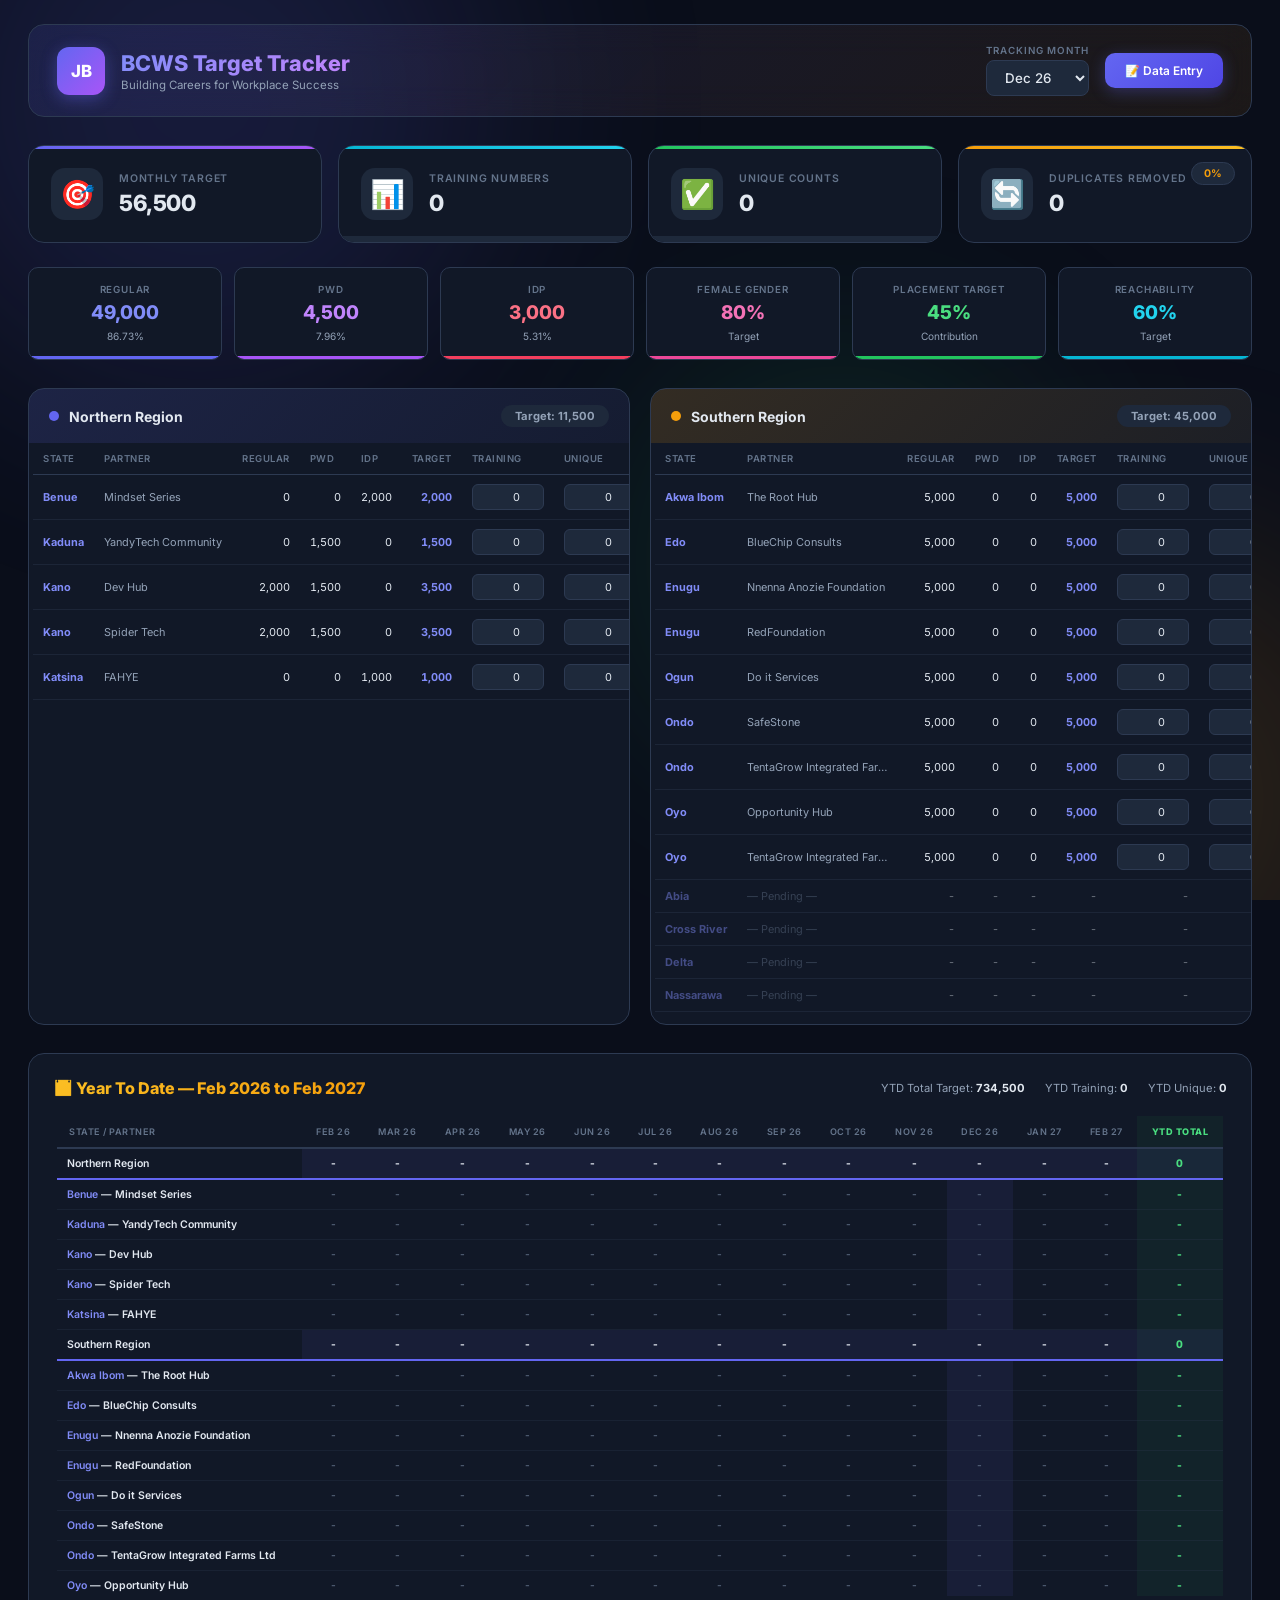
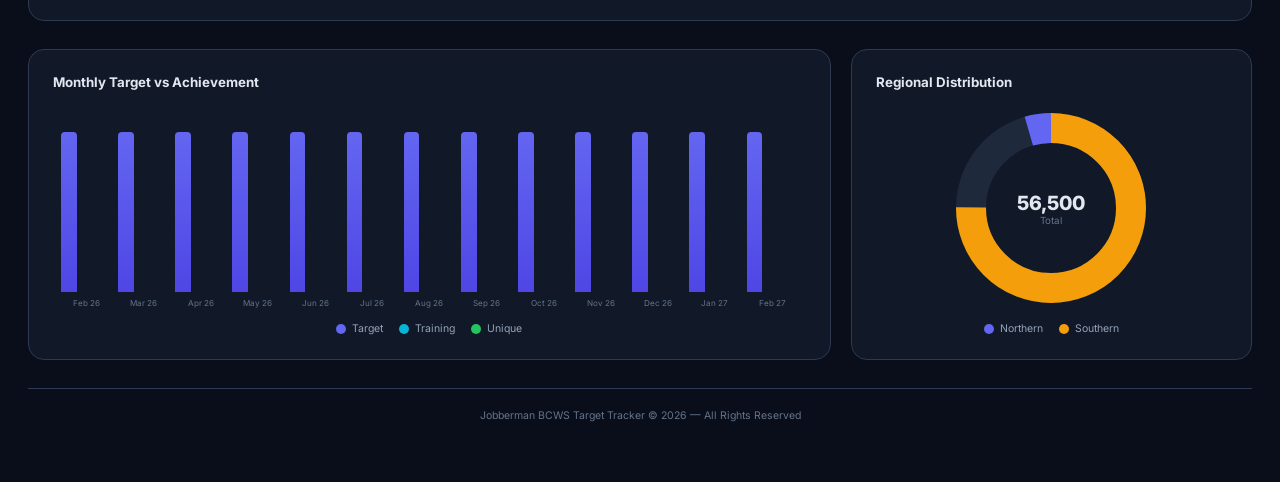
<file: dashboard.html>
<!DOCTYPE html>
<html lang="en">
<head>
  <meta charset="UTF-8">
  <meta name="viewport" content="width=device-width, initial-scale=1.0">
  <title>BCWS Target Tracker Dashboard</title>
  <meta name="description" content="Jobberman BCWS monthly training target tracker dashboard with year-to-date analytics">
  <link href="https://fonts.googleapis.com/css2?family=Inter:wght@300;400;500;600;700;800;900&display=swap" rel="stylesheet">
  <link rel="stylesheet" href="dashboard.css">
</head>
<body>
  <!-- Animated Background -->
  <div class="bg-orbs">
    <div class="orb orb-1"></div>
    <div class="orb orb-2"></div>
    <div class="orb orb-3"></div>
  </div>

  <div class="dashboard-container">
    <!-- Header -->
    <header class="dash-header" id="dashHeader">
      <div class="header-left">
        <div class="logo-mark">JB</div>
        <div>
          <h1>BCWS Target Tracker</h1>
          <p class="subtitle">Building Careers for Workplace Success</p>
        </div>
      </div>
      <div class="header-right">
        <div class="month-selector">
          <label for="monthSelect">Tracking Month</label>
          <select id="monthSelect"></select>
        </div>
        <a href="index.html" class="btn-data-entry">📝 Data Entry</a>
      </div>
    </header>

    <!-- KPI Summary Cards -->
    <section class="kpi-row" id="kpiRow">
      <div class="kpi-card kpi-target">
        <div class="kpi-icon">🎯</div>
        <div class="kpi-info">
          <span class="kpi-label">Monthly Target</span>
          <span class="kpi-value" id="kpiTarget">56,500</span>
        </div>
        <div class="kpi-ring" id="kpiTargetRing"></div>
      </div>
      <div class="kpi-card kpi-training">
        <div class="kpi-icon">📊</div>
        <div class="kpi-info">
          <span class="kpi-label">Training Numbers</span>
          <span class="kpi-value" id="kpiTraining">0</span>
        </div>
        <div class="kpi-progress"><div class="kpi-bar" id="kpiTrainingBar"></div></div>
      </div>
      <div class="kpi-card kpi-unique">
        <div class="kpi-icon">✅</div>
        <div class="kpi-info">
          <span class="kpi-label">Unique Counts</span>
          <span class="kpi-value" id="kpiUnique">0</span>
        </div>
        <div class="kpi-progress"><div class="kpi-bar" id="kpiUniqueBar"></div></div>
      </div>
      <div class="kpi-card kpi-duplicates">
        <div class="kpi-icon">🔄</div>
        <div class="kpi-info">
          <span class="kpi-label">Duplicates Removed</span>
          <span class="kpi-value" id="kpiDuplicates">0</span>
        </div>
        <div class="kpi-badge" id="kpiDupBadge">0%</div>
      </div>
    </section>

    <!-- Disaggregation Cards -->
    <section class="disagg-row">
      <div class="disagg-card disagg-regular">
        <span class="disagg-label">Regular</span>
        <span class="disagg-value" id="disaggRegular">49,000</span>
        <span class="disagg-pct">86.73%</span>
      </div>
      <div class="disagg-card disagg-pwd">
        <span class="disagg-label">PWD</span>
        <span class="disagg-value" id="disaggPWD">4,500</span>
        <span class="disagg-pct">7.96%</span>
      </div>
      <div class="disagg-card disagg-idp">
        <span class="disagg-label">IDP</span>
        <span class="disagg-value" id="disaggIDP">3,000</span>
        <span class="disagg-pct">5.31%</span>
      </div>
      <div class="disagg-card disagg-female">
        <span class="disagg-label">Female Gender</span>
        <span class="disagg-value" id="disaggFemale">80%</span>
        <span class="disagg-pct">Target</span>
      </div>
      <div class="disagg-card disagg-placement">
        <span class="disagg-label">Placement Target</span>
        <span class="disagg-value">45%</span>
        <span class="disagg-pct">Contribution</span>
      </div>
      <div class="disagg-card disagg-reach">
        <span class="disagg-label">Reachability</span>
        <span class="disagg-value">60%</span>
        <span class="disagg-pct">Target</span>
      </div>
    </section>

    <!-- Two-Column: Regional Tables + Chart -->
    <section class="main-grid">
      <!-- Northern Region Table -->
      <div class="region-card" id="northernRegion">
        <div class="region-header northern">
          <span class="region-dot"></span>
          <h2>Northern Region</h2>
          <span class="region-total" id="northTotal">0</span>
        </div>
        <div class="table-wrap">
          <table class="tracker-table">
            <thead>
              <tr>
                <th>State</th><th>Partner</th><th>Regular</th><th>PWD</th><th>IDP</th>
                <th>Target</th><th>Training</th><th>Unique</th><th>Dupl.</th>
              </tr>
            </thead>
            <tbody id="northBody"></tbody>
          </table>
        </div>
      </div>

      <!-- Southern Region Table -->
      <div class="region-card" id="southernRegion">
        <div class="region-header southern">
          <span class="region-dot"></span>
          <h2>Southern Region</h2>
          <span class="region-total" id="southTotal">0</span>
        </div>
        <div class="table-wrap">
          <table class="tracker-table">
            <thead>
              <tr>
                <th>State</th><th>Partner</th><th>Regular</th><th>PWD</th><th>IDP</th>
                <th>Target</th><th>Training</th><th>Unique</th><th>Dupl.</th>
              </tr>
            </thead>
            <tbody id="southBody"></tbody>
          </table>
        </div>
      </div>
    </section>

    <!-- Year To Date Section -->
    <section class="ytd-section" id="ytdSection">
      <div class="section-title-row">
        <h2 class="section-title">📅 Year To Date — Feb 2026 to Feb 2027</h2>
        <div class="ytd-summary">
          <span>YTD Total Target: <strong id="ytdTotalTarget">0</strong></span>
          <span>YTD Training: <strong id="ytdTotalTraining">0</strong></span>
          <span>YTD Unique: <strong id="ytdTotalUnique">0</strong></span>
        </div>
      </div>
      <div class="table-wrap ytd-table-wrap">
        <table class="ytd-table">
          <thead>
            <tr>
              <th class="sticky-col">State / Partner</th>
              <th>Feb 26</th><th>Mar 26</th><th>Apr 26</th><th>May 26</th>
              <th>Jun 26</th><th>Jul 26</th><th>Aug 26</th><th>Sep 26</th>
              <th>Oct 26</th><th>Nov 26</th><th>Dec 26</th><th>Jan 27</th><th>Feb 27</th>
              <th class="total-col">YTD Total</th>
            </tr>
          </thead>
          <tbody id="ytdBody"></tbody>
        </table>
      </div>
    </section>

    <!-- Visual Chart Area -->
    <section class="chart-section">
      <div class="chart-card">
        <h3>Monthly Target vs Achievement</h3>
        <div class="bar-chart" id="barChart"></div>
        <div class="chart-legend">
          <span class="legend-item"><span class="dot dot-target"></span> Target</span>
          <span class="legend-item"><span class="dot dot-training"></span> Training</span>
          <span class="legend-item"><span class="dot dot-unique"></span> Unique</span>
        </div>
      </div>
      <div class="chart-card">
        <h3>Regional Distribution</h3>
        <div class="donut-chart" id="donutChart">
          <svg viewBox="0 0 200 200" class="donut-svg">
            <circle cx="100" cy="100" r="80" fill="none" stroke="#1e293b" stroke-width="30"/>
            <circle id="donutNorth" cx="100" cy="100" r="80" fill="none" stroke="#6366f1" stroke-width="30"
              stroke-dasharray="0 502.65" stroke-dashoffset="125.66" class="donut-segment"/>
            <circle id="donutSouth" cx="100" cy="100" r="80" fill="none" stroke="#f59e0b" stroke-width="30"
              stroke-dasharray="0 502.65" stroke-dashoffset="125.66" class="donut-segment"/>
          </svg>
          <div class="donut-center">
            <span class="donut-total" id="donutTotal">56,500</span>
            <span class="donut-label">Total</span>
          </div>
        </div>
        <div class="chart-legend">
          <span class="legend-item"><span class="dot" style="background:#6366f1"></span> Northern</span>
          <span class="legend-item"><span class="dot" style="background:#f59e0b"></span> Southern</span>
        </div>
      </div>
    </section>

    <footer class="dash-footer">
      <p>Jobberman BCWS Target Tracker &copy; 2026 — All Rights Reserved</p>
    </footer>
  </div>

  <script src="dashboard.js"></script>
</body>
</html>
</file>
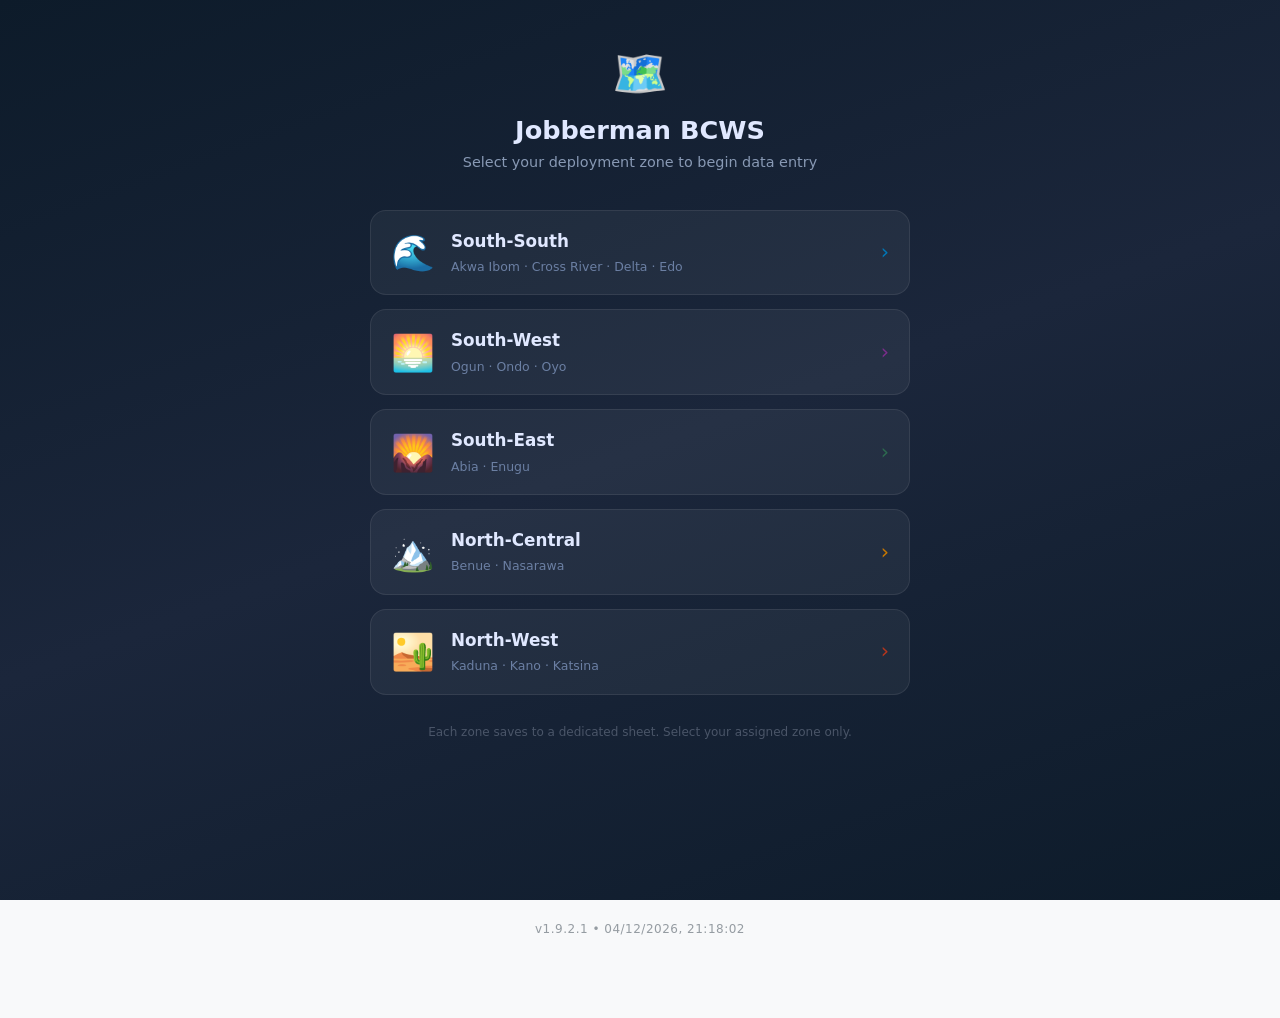
<file: queue.html>
<!DOCTYPE html>
<html lang="en">

<head>
  <meta charset="UTF-8">
  <meta name="viewport" content="width=device-width, initial-scale=1.0">
  <title>Upload Queue — BCWS Data Entry</title>
  <meta name="description" content="Manage and upload saved offline submissions for Jobberman BCWS Data Entry">
  <link rel="manifest" href="manifest.json">
  <meta name="theme-color" content="#0f3460">
  <meta name="apple-mobile-web-app-capable" content="yes">
  <meta name="apple-mobile-web-app-status-bar-style" content="black-translucent">
  <link href="dist/css/bootstrap.min.css" rel="stylesheet">
  <link rel="stylesheet" href="style.css">
  <link rel="stylesheet" href="queue.css">
</head>

<body class="queue-body">

  <!-- Top Navigation -->
  <nav class="queue-nav" id="queueNav">
    <div class="nav-status" id="navNetworkStatus">
      <span class="status-dot online" id="statusDot"></span>
      <span class="status-text" id="statusText">Online</span>
    </div>
    <h1 class="nav-title" id="queueNavTitle">Upload Queue</h1>
    <div style="width:70px;"></div> <!-- Spacer for centering -->
  </nav>

  <main class="queue-main">

    <!-- Storage Info Banner -->
    <div class="storage-warning" id="storageWarning">
      <span class="warning-icon">🔒</span>
      <p>Your entries are stored safely on this device. They will stay here until you upload them.
        <strong>Avoid clearing browser data</strong> — this would erase your saved entries.
        We've requested your browser to protect this data even under low storage.</p>
    </div>

    <!-- Stats Cards -->
    <div class="stats-grid" id="statsGrid">
      <div class="stat-card stat-total">
        <span class="stat-number" id="statTotal">0</span>
        <span class="stat-label">Total</span>
      </div>
      <div class="stat-card stat-pending">
        <span class="stat-number" id="statPending">0</span>
        <span class="stat-label">Pending</span>
      </div>
      <div class="stat-card stat-confirmed">
        <span class="stat-number" id="statConfirmed">0</span>
        <span class="stat-label">Uploaded</span>
      </div>
      <div class="stat-card stat-failed">
        <span class="stat-number" id="statFailed">0</span>
        <span class="stat-label">Failed</span>
      </div>
    </div>

    <!-- Storage Meter -->
    <div class="storage-meter" id="storageMeter">
      <div class="storage-header">
        <span class="storage-label">💾 Storage Used</span>
        <span class="storage-value" id="storageValue">-- MB</span>
      </div>
      <div class="storage-bar">
        <div class="storage-bar-fill" id="storageBarFill" style="width: 0%;"></div>
      </div>
    </div>

    <!-- KPI Stats Tracker -->
    <div class="monthly-stats-box" id="kpiStatsBox">
      <div class="stats-label" id="kpiPeriodLabel" style="margin-bottom: 8px;">📊 KPI Period</div>
      <div style="display: flex; justify-content: space-around; flex-wrap: wrap; gap: 10px; font-size: 0.9rem; margin-top: 5px; padding-top: 8px; border-top: 1px solid rgba(255, 255, 255, 0.05);">
        <div style="text-align: center;">
          <div style="font-size: 0.75rem; color: #666; text-transform: uppercase;">Recorded</div>
          <div id="kpiRecorded" style="font-weight: 700; font-size: 1.1rem; color: #1565c0;">0</div>
        </div>
        <div style="text-align: center;">
          <div style="font-size: 0.75rem; color: #666; text-transform: uppercase;">Uploaded</div>
          <div id="kpiUploaded" style="font-weight: 700; font-size: 1.1rem; color: #2e7d32;">0</div>
        </div>
        <div style="text-align: center;">
          <div style="font-size: 0.75rem; color: #666; text-transform: uppercase;">Avg Time</div>
          <div id="kpiAvgTime" style="font-weight: 700; font-size: 1.1rem; color: #e65100;">0s</div>
        </div>
      </div>
    </div>

    <!-- Upload Controls -->
    <div class="upload-controls" id="uploadControls">
      <button id="uploadAllBtn" class="btn-upload-all" onclick="handleUploadAll()">
        <span class="btn-icon">⬆️</span>
        <span class="btn-text">Upload All</span>
        <span class="btn-count" id="uploadBtnCount"></span>
      </button>
      <button id="pauseBtn" class="btn-pause" onclick="handlePause()" style="display:none;">
        <span>⏸ Pause</span>
      </button>
      <button id="retryAllBtn" class="btn-retry-all" onclick="handleRetryAll()" style="display:none;">
        <span>🔄 Retry Failed</span>
      </button>
    </div>

    <!-- Progress Bar (shown during upload) -->
    <div class="progress-container" id="progressContainer" style="display:none;">
      <div class="progress-header">
        <span class="progress-text" id="progressText">Uploading...</span>
        <span class="progress-count" id="progressCount">0/0</span>
      </div>
      <div class="progress-bar">
        <div class="progress-bar-fill" id="progressBarFill" style="width: 0%;"></div>
      </div>
      <div class="progress-current" id="progressCurrent"></div>

      <!-- Upload Log Panel -->
      <div class="upload-log-panel" id="uploadLogPanel" style="display:none;">
        <div class="upload-log-header">
          <span>📋 Upload Log</span>
          <button class="log-copy-btn" onclick="copyUploadLog()" title="Copy log to clipboard">📋 Copy</button>
        </div>
        <div class="upload-log-list" id="uploadLogList"></div>
      </div>
    </div>

    <!-- Filter Tabs -->
    <div class="filter-tabs" id="filterTabs">
      <button class="filter-tab active" data-filter="all" onclick="filterList('all', this)">All</button>
      <button class="filter-tab" data-filter="pending" onclick="filterList('pending', this)">⏳ Pending</button>
      <button class="filter-tab" data-filter="confirmed" onclick="filterList('confirmed', this)">✅ Done</button>
      <button class="filter-tab" data-filter="failed" onclick="filterList('failed', this)">❌ Failed</button>
    </div>

    <!-- Submission List -->
    <div class="submission-list" id="submissionList">
      <!-- Entries rendered by queue.js -->
      <div class="empty-state" id="emptyState">
        <span class="empty-icon">📋</span>
        <p>No submissions yet</p>
        <a id="emptyStateBackLink" href="index.html" class="btn-back-form">← Go to Form</a>
      </div>
    </div>

    <!-- Verify & Cleanup Section -->
    <div class="verify-section" id="verifySection" style="display:none;">
      <button id="verifyBtn" class="btn-verify" onclick="handleVerifyAll()">
        🔍 Verify Uploads
      </button>
      <p class="verify-note">Check which entries actually landed in Google Sheets</p>

      <!-- Verification Results (shown after verify runs) -->
      <div id="verifyResults" style="display:none;"></div>
    </div>

    <!-- Cleanup Section -->
    <div class="cleanup-section" id="cleanupSection" style="display:none;">
      <button id="clearConfirmedBtn" class="btn-clear-confirmed" onclick="handleClearConfirmed()">
        🗑️ Clear Uploaded Entries
      </button>
      <p class="cleanup-note">Removes entries from your device. Run "Verify Uploads" first if you want to double-check.</p>
    </div>

    <!-- App Version Footer -->
    <div class="app-version-footer" id="appVersionFooter">
      Loading version info...
    </div>
    <script>
      (function () {
        // Fetch sw.js to dynamically extract the CACHE_VERSION and Last-Modified date
        fetch('sw.js', { cache: 'no-cache' })
          .then(res => {
            const lastMod = res.headers.get('Last-Modified');
            // If header exists, parse it. Otherwise fallback to current time as a baseline.
            const dateStr = lastMod ? new Date(lastMod).toLocaleString('en-NG') : new Date().toLocaleString('en-NG');
            return res.text().then(text => ({ text, dateStr }));
          })
          .then(({ text, dateStr }) => {
            const match = text.match(/CACHE_VERSION\s*=\s*['"]([^'"]+)['"]/);
            let version = match ? match[1] : 'Unknown';
            version = version.replace('dataentry-', ''); // Clean up string
            
            document.getElementById('appVersionFooter').innerText = version + ' • ' + dateStr;
          })
          .catch(err => {
            document.getElementById('appVersionFooter').innerText = 'Version fetch failed';
          });
      })();
    </script>
  </main>

  <!-- Confirmation Modal -->
  <div class="modal-overlay" id="confirmModal" style="display:none;">
    <div class="modal-card">
      <h3 class="modal-title" id="modalTitle">Confirm Action</h3>
      <p class="modal-message" id="modalMessage"></p>
      <div class="modal-actions">
        <button class="modal-btn modal-btn-cancel" id="modalCancel" onclick="closeModal()">Cancel</button>
        <button class="modal-btn modal-btn-confirm" id="modalConfirm">Confirm</button>
      </div>
    </div>
  </div>

  <!-- Entry Detail Panel (slide-up) -->
  <!-- Clicking the dark overlay backdrop closes the panel; clicking inside the panel does NOT -->
  <div class="detail-overlay" id="detailOverlay" style="display:none;" onclick="closeDetail(event)">
    <div class="detail-panel" id="detailPanel" onclick="event.stopPropagation()">
      <div class="detail-header">
        <h3 class="detail-title" id="detailTitle">Entry Details</h3>
        <button class="detail-close" onclick="closeDetail()">&#215;</button>
      </div>
      <div class="detail-body" id="detailBody">
        <!-- Populated by JS -->
      </div>
      <div class="detail-actions" id="detailActions">
        <!-- Populated by JS -->
      </div>
    </div>
  </div>
  <!-- Bottom Tab Bar (mobile-app style navigation) -->
  <nav class="bottom-tab-bar" id="bottomTabBar">
    <a id="tabForm" href="index.html" class="tab-item">
      <span class="tab-icon">📝</span>
      <span class="tab-label">Form</span>
    </a>
    <a id="tabQueue" href="queue.html" class="tab-item active">
      <span class="tab-icon">📋</span>
      <span class="tab-label">Upload Queue</span>
      <span class="tab-badge" id="queueBadgeCount" style="display:none;">0</span>
    </a>
  </nav>

  <script src="dist/js/bootstrap.bundle.min.js"></script>
  <script src="./dist/js/idb.umd.js"></script>
  <script src="config.js"></script>
  <script>
    // ── Zone Bootstrap (queue.html) ────────────────────────────────
    (function initQueueZone() {
      const zone = getActiveZone();
      if (!zone) {
        // No zone — redirect to landing page
        window.location.replace('index.html');
        return;
      }

      // Wire navigation links
      const setHref = (id, page) => {
        const el = document.getElementById(id);
        if (el) el.href = zoneUrl(page);
      };
      setHref('tabForm',           'index.html');
      setHref('tabQueue',          'queue.html');
      setHref('emptyStateBackLink','index.html');

      // Zone badge in nav title
      const title = document.getElementById('queueNavTitle');
      if (title) {
        title.innerHTML = 'Upload Queue <span style="font-size:0.65rem;font-weight:700;background:' +
          zone.gradient + ';color:#fff;padding:2px 8px;border-radius:10px;vertical-align:middle;margin-left:6px;">' +
          zone.emoji + ' ' + zone.label + '</span>';
      }
    })();
  </script>
  <script src="db.js"></script>
  <script src="uploader.js"></script>
  <script src="queue.js"></script>

  <!-- PWA Update Flow + Storage -->
  <script>
    // Register Service Worker with update detection
    if ('serviceWorker' in navigator) {
      navigator.serviceWorker.register('./sw.js')
        .then(reg => {
          reg.update();
          setInterval(() => reg.update(), 30 * 60 * 1000);

          reg.addEventListener('updatefound', () => {
            const newWorker = reg.installing;
            newWorker.addEventListener('statechange', () => {
              if (newWorker.state === 'installed' && navigator.serviceWorker.controller) {
                handleSwUpdate(reg);
              }
            });
          });

          if (reg.waiting) handleSwUpdate(reg);
        })
        .catch(err => console.warn('[PWA] SW registration failed:', err));

      navigator.serviceWorker.addEventListener('controllerchange', () => {
        window.location.reload();
      });
    }

    async function handleSwUpdate(registration) {
      let pendingCount = 0;
      try {
        pendingCount = await getPendingCount();
      } catch (e) { /* ignore */ }

      if (pendingCount > 0) {
        showUpdateBanner(registration, pendingCount);
      } else {
        registration.waiting.postMessage({ type: 'SKIP_WAITING' });
      }
    }

    function showUpdateBanner(registration, count) {
      const existing = document.getElementById('updateBanner');
      if (existing) existing.remove();

      const banner = document.createElement('div');
      banner.id = 'updateBanner';
      banner.innerHTML =
        '<div style="position:fixed;top:0;left:0;right:0;z-index:9999;background:linear-gradient(135deg,#2e7d32,#1b5e20);color:#fff;padding:12px 16px;display:flex;align-items:center;gap:10px;box-shadow:0 4px 20px rgba(0,0,0,0.3);font-size:0.88rem;">' +
        '  <span style="font-size:1.3rem;">✅</span>' +
        '  <div style="flex:1;">' +
        '    <strong>Applying app update...</strong><br>' +
        '    <span style="font-size:0.8rem;opacity:0.9;">Your ' + count + ' saved entries are safe and will NOT be deleted. The page will reload shortly.</span>' +
        '  </div>' +
        '</div>';
      document.body.prepend(banner);

      window._swRegistration = registration;

      setTimeout(() => {
        console.log('[PWA] Auto-applying update — ' + count + ' entries safe in IndexedDB');
        registration.waiting.postMessage({ type: 'SKIP_WAITING' });
      }, 3000);
    }

    async function applyUpdate() {
      if (window._swRegistration && window._swRegistration.waiting) {
        window._swRegistration.waiting.postMessage({ type: 'SKIP_WAITING' });
      }
    }

    // Persistent storage — warn user if denied (data at risk of iOS eviction)
    if (navigator.storage && navigator.storage.persist) {
      navigator.storage.persist().then(granted => {
        console.log('[Storage] Persistent storage ' + (granted ? 'granted' : 'denied'));
        const warningEl = document.getElementById('storageWarning');
        if (!granted && warningEl) {
          warningEl.innerHTML =
            '<span class="warning-icon">⚠️</span>' +
            '<p style="color:#ff6b6b;"><strong>Storage protection was DENIED by this browser.</strong> ' +
            'Your saved entries may be deleted by iOS if storage runs low. ' +
            '<strong>Upload your entries as soon as possible.</strong> ' +
            'Try adding this site to your Home Screen to improve storage protection.</p>';
          warningEl.style.borderColor = '#ff4444';
        }
      });
    }
  </script>

</body>

</html>
</file>
<file: style.css>
:root {
  --primary: #0d6efd;
  --success: #198754;
  --bg: #f8f9fa;
}

body {
  background-color: var(--bg);
}

/* Snapshot validation styling */
.snapshot-invalid {
  border: 2px solid #dc3545;
  border-radius: 8px;
  padding: 12px;
  background: #fff5f5;
  transition: border-color 0.3s ease, background 0.3s ease;
}
.snapshot-valid {
  border: 2px solid #198754;
  border-radius: 8px;
  padding: 12px;
  background: #f0fff4;
  transition: border-color 0.3s ease, background 0.3s ease;
}

/* Disabled checkboxes (e.g. when Unfilled is selected) */
.form-check-input:disabled + .form-check-label {
  opacity: 0.5;
  text-decoration: line-through;
}

/* Ensure images fit container */
img {
  max-width: 100%;
  height: auto;
}

/* Real-time validation: smooth border colour transition */
.form-control,
.form-select {
  transition: border-color 0.2s ease, box-shadow 0.2s ease;
}

/* Draft Restore Banner */
#draftBanner {
  border-left: 4px solid #0dcaf0;
  font-size: 0.9rem;
  flex-wrap: wrap;
}

/* --- Floating Draft Indicator (Google Forms style) --- */
.draft-indicator {
  position: fixed;
  top: 12px;
  right: 16px;
  background: #323232;
  color: #fff;
  padding: 8px 16px;
  border-radius: 8px;
  font-size: 0.85rem;
  display: flex;
  align-items: center;
  gap: 8px;
  z-index: 1050;
  box-shadow: 0 2px 8px rgba(0,0,0,0.25);
  opacity: 0;
  transform: translateY(-8px);
  transition: opacity 0.3s ease, transform 0.3s ease;
  pointer-events: none;
}
.draft-indicator.visible {
  opacity: 1;
  transform: translateY(0);
}
.draft-indicator.saving { background: #555; }
.draft-indicator.saved  { background: #2e7d32; }
.draft-indicator.error  { background: #c62828; }

.draft-icon {
  font-size: 1rem;
  line-height: 1;
}

@keyframes spin-icon {
  from { transform: rotate(0deg); }
  to   { transform: rotate(360deg); }
}
.draft-icon.spinning {
  display: inline-block;
  animation: spin-icon 0.8s linear infinite;
}

/* Dynamic fields loader */
#dynamicFieldsLoader {
  font-size: 0.9rem;
  animation: pulse 1.5s ease-in-out infinite;
}

@keyframes pulse {
  0%, 100% { opacity: 1; }
  50% { opacity: 0.5; }
}

/* Disabled dropdown while loading */
select:disabled {
  opacity: 0.6;
  cursor: wait;
}

/* ── Success Screen ── */
.success-checkmark svg {
  display: inline-block;
}
.success-circle {
  stroke-dasharray: 226;
  stroke-dashoffset: 226;
  animation: draw-circle 0.6s ease-out forwards;
}
.success-tick {
  stroke-dasharray: 60;
  stroke-dashoffset: 60;
  animation: draw-tick 0.4s 0.5s ease-out forwards;
}
@keyframes draw-circle {
  to { stroke-dashoffset: 0; }
}
@keyframes draw-tick {
  to { stroke-dashoffset: 0; }
}

/* ── Bottom Tab Bar (mobile-app style) ── */
.bottom-tab-bar {
  position: fixed;
  bottom: 0;
  left: 0;
  right: 0;
  display: flex;
  z-index: 1040;
  background: #fff;
  border-top: 1px solid #e0e0e0;
  box-shadow: 0 -2px 12px rgba(0, 0, 0, 0.08);
  padding-bottom: env(safe-area-inset-bottom, 0);
}

.tab-item {
  flex: 1;
  display: flex;
  flex-direction: column;
  align-items: center;
  justify-content: center;
  padding: 8px 4px 6px;
  text-decoration: none;
  color: #888;
  font-size: 0.7rem;
  font-weight: 500;
  position: relative;
  transition: color 0.2s ease;
  -webkit-tap-highlight-color: transparent;
}
.tab-item:hover { color: #555; text-decoration: none; }
.tab-item.active { color: #0d6efd; }
.tab-item.active .tab-icon { transform: scale(1.1); }

.tab-icon {
  font-size: 1.4rem;
  line-height: 1;
  margin-bottom: 2px;
  transition: transform 0.2s ease;
}

.tab-label {
  letter-spacing: 0.3px;
}

.tab-badge {
  position: absolute;
  top: 2px;
  right: calc(50% - 24px);
  min-width: 18px;
  height: 18px;
  padding: 0 5px;
  display: inline-flex;
  align-items: center;
  justify-content: center;
  background: #dc3545;
  color: #fff;
  font-size: 0.65rem;
  font-weight: 700;
  border-radius: 9px;
  line-height: 1;
  animation: badge-pop 0.3s ease-out;
}

@keyframes badge-pop {
  from { transform: scale(0); }
  to   { transform: scale(1); }
}

/* Push page content up so tab bar doesn't cover it */
body {
  padding-bottom: 70px !important;
}

/* ── Queue page overrides for dark theme ── */
.queue-body .bottom-tab-bar {
  background: rgba(15, 18, 45, 0.97);
  border-top: 1px solid rgba(255, 255, 255, 0.08);
  box-shadow: 0 -2px 12px rgba(0, 0, 0, 0.3);
}
.queue-body .tab-item { color: #5566aa; }
.queue-body .tab-item:hover { color: #8899cc; }
.queue-body .tab-item.active { color: #64b5f6; }

/* ── Queue page notification animation ── */
@keyframes slide-down {
  from { transform: translateX(-50%) translateY(-20px); opacity: 0; }
  to { transform: translateX(-50%) translateY(0); opacity: 1; }
}

/* App Version Footer */
.app-version-footer {
  text-align: center;
  padding: 20px 0 10px 0;
  font-size: 0.75rem;
  color: var(--text-muted, #6c757d);
  letter-spacing: 0.5px;
  opacity: 0.7;
}

/* ── Upload Gate Overlay ── */
@keyframes gate-pop {
  from { transform: scale(0.8); opacity: 0; }
  to   { transform: scale(1); opacity: 1; }
}

/* ── Upload Nag Banner pulse ── */
@keyframes nag-pulse {
  0%, 100% { box-shadow: 0 3px 12px rgba(230,81,0,0.3); }
  50%      { box-shadow: 0 3px 20px rgba(230,81,0,0.6); }
}
#uploadNagBanner > div {
  animation: nag-pulse 2s ease-in-out infinite;
}
</file>
<file: dashboard.css>
/* ============================================
   BCWS Target Tracker Dashboard — Premium CSS
   ============================================ */
*,*::before,*::after{box-sizing:border-box;margin:0;padding:0}
:root{
  --bg:#0a0e1a;--surface:#111827;--surface2:#1e293b;--surface3:#252f45;
  --border:#2d3a52;--text:#e2e8f0;--text-muted:#94a3b8;--text-dim:#64748b;
  --accent:#6366f1;--accent2:#818cf8;--green:#22c55e;--green2:#4ade80;
  --amber:#f59e0b;--amber2:#fbbf24;--rose:#f43f5e;--rose2:#fb7185;
  --cyan:#06b6d4;--purple:#a855f7;--radius:16px;--radius-sm:10px;
  --shadow:0 4px 24px rgba(0,0,0,.4);--shadow-lg:0 8px 40px rgba(0,0,0,.5);
  --font:'Inter',system-ui,-apple-system,sans-serif;
}
html{font-size:14px;scroll-behavior:smooth}
body{font-family:var(--font);background:var(--bg);color:var(--text);min-height:100vh;overflow-x:hidden}

/* Animated Background */
.bg-orbs{position:fixed;inset:0;pointer-events:none;z-index:0;overflow:hidden}
.orb{position:absolute;border-radius:50%;filter:blur(120px);opacity:.15;animation:float 20s ease-in-out infinite}
.orb-1{width:600px;height:600px;background:#6366f1;top:-200px;left:-100px}
.orb-2{width:500px;height:500px;background:#f59e0b;bottom:-150px;right:-100px;animation-delay:-7s}
.orb-3{width:400px;height:400px;background:#22c55e;top:40%;left:50%;animation-delay:-14s}
@keyframes float{0%,100%{transform:translate(0,0) scale(1)}33%{transform:translate(30px,-40px) scale(1.05)}66%{transform:translate(-20px,30px) scale(.95)}}

.dashboard-container{position:relative;z-index:1;max-width:1440px;margin:0 auto;padding:24px 28px 40px}

/* Header */
.dash-header{display:flex;justify-content:space-between;align-items:center;flex-wrap:wrap;gap:16px;margin-bottom:28px;
  background:linear-gradient(135deg,rgba(99,102,241,.12),rgba(245,158,11,.08));
  border:1px solid var(--border);border-radius:var(--radius);padding:20px 28px;backdrop-filter:blur(16px)}
.header-left{display:flex;align-items:center;gap:16px}
.logo-mark{width:48px;height:48px;border-radius:12px;background:linear-gradient(135deg,#6366f1,#a855f7);
  display:flex;align-items:center;justify-content:center;font-weight:800;font-size:1.2rem;color:#fff;
  box-shadow:0 4px 16px rgba(99,102,241,.4)}
.dash-header h1{font-size:1.55rem;font-weight:800;background:linear-gradient(135deg,#818cf8,#c084fc);
  -webkit-background-clip:text;-webkit-text-fill-color:transparent}
.subtitle{font-size:.82rem;color:var(--text-muted);margin-top:2px}
.header-right{display:flex;align-items:center;gap:16px}
.month-selector{display:flex;flex-direction:column;gap:4px}
.month-selector label{font-size:.7rem;text-transform:uppercase;letter-spacing:1px;color:var(--text-dim);font-weight:600}
.month-selector select{background:var(--surface2);color:var(--text);border:1px solid var(--border);
  border-radius:8px;padding:8px 14px;font-family:var(--font);font-weight:500;cursor:pointer;outline:none}
.month-selector select:focus{border-color:var(--accent)}
.btn-data-entry{display:inline-flex;align-items:center;gap:6px;background:linear-gradient(135deg,#6366f1,#4f46e5);
  color:#fff;text-decoration:none;padding:10px 20px;border-radius:10px;font-weight:600;font-size:.85rem;
  transition:transform .2s,box-shadow .2s;box-shadow:0 4px 16px rgba(99,102,241,.3)}
.btn-data-entry:hover{transform:translateY(-2px);box-shadow:0 6px 24px rgba(99,102,241,.5)}

/* KPI Cards */
.kpi-row{display:grid;grid-template-columns:repeat(4,1fr);gap:16px;margin-bottom:24px}
.kpi-card{background:var(--surface);border:1px solid var(--border);border-radius:var(--radius);padding:22px;
  display:flex;align-items:center;gap:16px;position:relative;overflow:hidden;transition:transform .25s,box-shadow .25s}
.kpi-card:hover{transform:translateY(-4px);box-shadow:var(--shadow-lg)}
.kpi-card::before{content:'';position:absolute;top:0;left:0;right:0;height:3px}
.kpi-target::before{background:linear-gradient(90deg,#6366f1,#a855f7)}
.kpi-training::before{background:linear-gradient(90deg,#06b6d4,#22d3ee)}
.kpi-unique::before{background:linear-gradient(90deg,#22c55e,#4ade80)}
.kpi-duplicates::before{background:linear-gradient(90deg,#f59e0b,#fbbf24)}
.kpi-icon{font-size:2rem;width:52px;height:52px;display:flex;align-items:center;justify-content:center;
  border-radius:14px;background:var(--surface2);flex-shrink:0}
.kpi-info{display:flex;flex-direction:column;gap:4px;flex:1}
.kpi-label{font-size:.75rem;text-transform:uppercase;letter-spacing:.8px;color:var(--text-dim);font-weight:600}
.kpi-value{font-size:1.6rem;font-weight:800;letter-spacing:-.5px}
.kpi-progress{width:100%;height:6px;background:var(--surface2);border-radius:3px;overflow:hidden;position:absolute;bottom:0;left:0;right:0}
.kpi-bar{height:100%;border-radius:3px;transition:width 1.2s cubic-bezier(.22,1,.36,1)}
.kpi-training .kpi-bar{background:linear-gradient(90deg,#06b6d4,#22d3ee)}
.kpi-unique .kpi-bar{background:linear-gradient(90deg,#22c55e,#4ade80)}
.kpi-badge{position:absolute;top:16px;right:16px;background:var(--surface2);border:1px solid var(--border);
  padding:4px 12px;border-radius:20px;font-size:.75rem;font-weight:700;color:var(--amber)}

/* Disaggregation Row */
.disagg-row{display:grid;grid-template-columns:repeat(6,1fr);gap:12px;margin-bottom:28px}
.disagg-card{background:var(--surface);border:1px solid var(--border);border-radius:var(--radius-sm);
  padding:16px;text-align:center;transition:transform .2s;position:relative;overflow:hidden}
.disagg-card:hover{transform:translateY(-3px)}
.disagg-card::after{content:'';position:absolute;bottom:0;left:0;right:0;height:3px}
.disagg-regular::after{background:#6366f1}.disagg-pwd::after{background:#a855f7}
.disagg-idp::after{background:#f43f5e}.disagg-female::after{background:#ec4899}
.disagg-placement::after{background:#22c55e}.disagg-reach::after{background:#06b6d4}
.disagg-label{display:block;font-size:.7rem;text-transform:uppercase;letter-spacing:.8px;color:var(--text-dim);font-weight:600;margin-bottom:6px}
.disagg-value{display:block;font-size:1.35rem;font-weight:800;margin-bottom:2px}
.disagg-regular .disagg-value{color:#818cf8}.disagg-pwd .disagg-value{color:#c084fc}
.disagg-idp .disagg-value{color:#fb7185}.disagg-female .disagg-value{color:#f472b6}
.disagg-placement .disagg-value{color:#4ade80}.disagg-reach .disagg-value{color:#22d3ee}
.disagg-pct{font-size:.72rem;color:var(--text-muted)}

/* Region Cards & Tables */
.main-grid{display:grid;grid-template-columns:1fr 1fr;gap:20px;margin-bottom:28px}
.region-card{background:var(--surface);border:1px solid var(--border);border-radius:var(--radius);overflow:hidden}
.region-header{display:flex;align-items:center;gap:10px;padding:16px 20px;font-weight:700}
.region-header h2{font-size:1rem;flex:1}
.region-dot{width:10px;height:10px;border-radius:50%}
.northern{background:linear-gradient(135deg,rgba(99,102,241,.15),rgba(99,102,241,.05))}.northern .region-dot{background:#6366f1}
.southern{background:linear-gradient(135deg,rgba(245,158,11,.15),rgba(245,158,11,.05))}.southern .region-dot{background:#f59e0b}
.region-total{background:var(--surface2);padding:4px 14px;border-radius:20px;font-size:.8rem;color:var(--text-muted)}
.table-wrap{overflow-x:auto;padding:0 4px 12px}
.tracker-table{width:100%;border-collapse:collapse;font-size:.78rem}
.tracker-table th{padding:10px 10px;text-align:left;color:var(--text-dim);font-weight:600;text-transform:uppercase;
  letter-spacing:.5px;font-size:.68rem;border-bottom:1px solid var(--border);position:sticky;top:0;background:var(--surface)}
.tracker-table td{padding:9px 10px;border-bottom:1px solid rgba(45,58,82,.4);white-space:nowrap}
.tracker-table tbody tr{transition:background .15s}.tracker-table tbody tr:hover{background:rgba(99,102,241,.06)}
.tracker-table .state-cell{font-weight:700;color:var(--accent2)}
.tracker-table .partner-cell{color:var(--text-muted);max-width:160px;overflow:hidden;text-overflow:ellipsis}
.tracker-table .num-cell{text-align:right;font-variant-numeric:tabular-nums}
.tracker-table .dup-cell{color:var(--amber);font-weight:700}
.tracker-table .input-cell input{width:72px;background:var(--surface2);border:1px solid var(--border);color:var(--text);
  border-radius:6px;padding:5px 8px;font-family:var(--font);font-size:.78rem;text-align:right;outline:none}
.tracker-table .input-cell input:focus{border-color:var(--accent);box-shadow:0 0 0 2px rgba(99,102,241,.2)}

/* YTD Section */
.ytd-section{background:var(--surface);border:1px solid var(--border);border-radius:var(--radius);padding:24px;margin-bottom:28px}
.section-title-row{display:flex;justify-content:space-between;align-items:center;flex-wrap:wrap;gap:12px;margin-bottom:18px}
.section-title{font-size:1.15rem;font-weight:800;background:linear-gradient(135deg,#fbbf24,#f59e0b);
  -webkit-background-clip:text;-webkit-text-fill-color:transparent}
.ytd-summary{display:flex;gap:20px;font-size:.8rem;color:var(--text-muted)}
.ytd-summary strong{color:var(--text);font-weight:700}
.ytd-table-wrap{overflow-x:auto;max-height:480px;overflow-y:auto}
.ytd-table{width:100%;border-collapse:collapse;font-size:.75rem}
.ytd-table th{padding:10px 12px;text-align:center;color:var(--text-dim);font-weight:600;text-transform:uppercase;
  letter-spacing:.5px;font-size:.65rem;border-bottom:2px solid var(--border);background:var(--surface);position:sticky;top:0;z-index:2}
.ytd-table td{padding:8px 10px;border-bottom:1px solid rgba(45,58,82,.3);text-align:center;font-variant-numeric:tabular-nums}
.ytd-table .sticky-col{position:sticky;left:0;background:var(--surface);z-index:1;text-align:left;min-width:180px;font-weight:600}
.ytd-table thead .sticky-col{z-index:3}
.ytd-table .total-col{font-weight:800;color:var(--green2);background:rgba(34,197,94,.06)}
.ytd-table .region-row{background:rgba(99,102,241,.08);font-weight:700}
.ytd-table .region-row td{border-bottom:2px solid var(--accent)}
.ytd-table .month-active{background:rgba(99,102,241,.08)}
.ytd-table tbody tr:hover{background:rgba(99,102,241,.04)}
.ytd-table .ytd-input{width:56px;background:var(--surface2);border:1px solid var(--border);color:var(--text);
  border-radius:5px;padding:4px 6px;font-family:var(--font);font-size:.73rem;text-align:center;outline:none}
.ytd-table .ytd-input:focus{border-color:var(--accent)}

/* Chart Section */
.chart-section{display:grid;grid-template-columns:2fr 1fr;gap:20px;margin-bottom:28px}
.chart-card{background:var(--surface);border:1px solid var(--border);border-radius:var(--radius);padding:24px}
.chart-card h3{font-size:.95rem;font-weight:700;margin-bottom:18px;color:var(--text)}
.bar-chart{display:flex;align-items:flex-end;gap:6px;height:200px;padding:0 8px}
.bar-group{flex:1;display:flex;flex-direction:column;align-items:center;gap:4px}
.bar-group-bars{display:flex;gap:2px;align-items:flex-end;width:100%;height:180px}
.bar{flex:1;border-radius:4px 4px 0 0;transition:height 1s cubic-bezier(.22,1,.36,1);position:relative;min-width:6px}
.bar-target{background:linear-gradient(180deg,#6366f1,#4f46e5)}
.bar-training{background:linear-gradient(180deg,#06b6d4,#0891b2)}
.bar-unique{background:linear-gradient(180deg,#22c55e,#16a34a)}
.bar:hover{opacity:.85;cursor:pointer}
.bar-label{font-size:.58rem;color:var(--text-dim);text-align:center;white-space:nowrap;margin-top:2px}
.chart-legend{display:flex;gap:16px;margin-top:14px;justify-content:center}
.legend-item{display:flex;align-items:center;gap:6px;font-size:.75rem;color:var(--text-muted)}
.dot{width:10px;height:10px;border-radius:50%}
.dot-target{background:#6366f1}.dot-training{background:#06b6d4}.dot-unique{background:#22c55e}

/* Donut */
.donut-chart{position:relative;width:200px;height:200px;margin:0 auto}
.donut-svg{width:100%;height:100%;transform:rotate(-90deg)}
.donut-segment{transition:stroke-dasharray 1.2s cubic-bezier(.22,1,.36,1)}
.donut-center{position:absolute;inset:0;display:flex;flex-direction:column;align-items:center;justify-content:center}
.donut-total{font-size:1.4rem;font-weight:800}.donut-label{font-size:.7rem;color:var(--text-dim)}

/* Footer */
.dash-footer{text-align:center;padding:20px;color:var(--text-dim);font-size:.75rem;border-top:1px solid var(--border)}

/* Responsive */
@media(max-width:1200px){.main-grid{grid-template-columns:1fr}.chart-section{grid-template-columns:1fr 1fr}}
@media(max-width:900px){.kpi-row{grid-template-columns:repeat(2,1fr)}.disagg-row{grid-template-columns:repeat(3,1fr)}
  .chart-section{grid-template-columns:1fr}}
@media(max-width:640px){.kpi-row{grid-template-columns:1fr}.disagg-row{grid-template-columns:repeat(2,1fr)}
  .dash-header{flex-direction:column;text-align:center}.header-right{flex-direction:column;width:100%}
  .month-selector{width:100%}.month-selector select{width:100%}.btn-data-entry{width:100%;justify-content:center}}

/* Animations */
@keyframes fadeUp{from{opacity:0;transform:translateY(20px)}to{opacity:1;transform:translateY(0)}}
.kpi-card,.disagg-card,.region-card,.ytd-section,.chart-card{animation:fadeUp .6s ease-out backwards}
.kpi-card:nth-child(1){animation-delay:.05s}.kpi-card:nth-child(2){animation-delay:.1s}
.kpi-card:nth-child(3){animation-delay:.15s}.kpi-card:nth-child(4){animation-delay:.2s}
.disagg-card:nth-child(1){animation-delay:.12s}.disagg-card:nth-child(2){animation-delay:.16s}
.disagg-card:nth-child(3){animation-delay:.2s}.disagg-card:nth-child(4){animation-delay:.24s}
.disagg-card:nth-child(5){animation-delay:.28s}.disagg-card:nth-child(6){animation-delay:.32s}
.region-card:nth-child(1){animation-delay:.3s}.region-card:nth-child(2){animation-delay:.35s}
.ytd-section{animation-delay:.4s}.chart-card:nth-child(1){animation-delay:.45s}.chart-card:nth-child(2){animation-delay:.5s}

/* Tooltip */
.bar[data-tooltip]:hover::after{content:attr(data-tooltip);position:absolute;bottom:calc(100% + 6px);left:50%;
  transform:translateX(-50%);background:#1e293b;color:#e2e8f0;padding:4px 10px;border-radius:6px;font-size:.7rem;
  white-space:nowrap;pointer-events:none;box-shadow:0 4px 12px rgba(0,0,0,.3);z-index:5}
</file>
<file: queue.css>
/* ===================================
   queue.css — Upload Queue Page Styles
   =================================== */

/* ── Page Layout ── */
.queue-body {
  background: #0a0e27;
  color: #e0e6f1;
  min-height: 100vh;
  font-family: -apple-system, BlinkMacSystemFont, 'Segoe UI', Roboto, sans-serif;
  padding-bottom: 100px;
}

/* ── Navigation ── */
.queue-nav {
  position: sticky;
  top: 0;
  z-index: 100;
  display: flex;
  align-items: center;
  justify-content: space-between;
  padding: 12px 16px;
  background: rgba(15, 18, 45, 0.95);
  backdrop-filter: blur(10px);
  -webkit-backdrop-filter: blur(10px);
  border-bottom: 1px solid rgba(255, 255, 255, 0.08);
}

.nav-back {
  display: flex;
  align-items: center;
  gap: 6px;
  color: #64b5f6;
  text-decoration: none;
  font-size: 0.9rem;
  font-weight: 500;
  padding: 6px 10px;
  border-radius: 8px;
  transition: background 0.2s;
}
.nav-back:hover { background: rgba(100, 181, 246, 0.1); color: #90caf9; }
.nav-back-icon { font-size: 1.2rem; }

.nav-title {
  font-size: 1.1rem;
  font-weight: 700;
  color: #fff;
  margin: 0;
}

.nav-status {
  display: flex;
  align-items: center;
  gap: 6px;
  font-size: 0.8rem;
}
.status-dot {
  width: 8px;
  height: 8px;
  border-radius: 50%;
  display: inline-block;
}
.status-dot.online { background: #4caf50; box-shadow: 0 0 6px #4caf50; }
.status-dot.offline { background: #f44336; box-shadow: 0 0 6px #f44336; }
.status-text { color: #aaa; }

/* ── Storage Warning Banner ── */
.storage-warning {
  display: flex;
  align-items: flex-start;
  gap: 10px;
  margin: 12px 16px 0;
  padding: 12px 14px;
  background: rgba(255, 152, 0, 0.1);
  border: 1px solid rgba(255, 152, 0, 0.25);
  border-radius: 10px;
  font-size: 0.8rem;
  line-height: 1.4;
  color: #ffcc80;
}
.storage-warning .warning-icon { font-size: 1.2rem; flex-shrink: 0; margin-top: 1px; }
.storage-warning p { margin: 0; }
.storage-warning strong { color: #ffa726; }

/* ── Stats Grid ── */
.stats-grid {
  display: grid;
  grid-template-columns: repeat(4, 1fr);
  gap: 8px;
  padding: 16px;
}
.stat-card {
  background: rgba(255, 255, 255, 0.05);
  border: 1px solid rgba(255, 255, 255, 0.08);
  border-radius: 12px;
  padding: 14px 8px;
  text-align: center;
  transition: transform 0.2s, box-shadow 0.2s;
}
.stat-card:active { transform: scale(0.96); }
.stat-number {
  display: block;
  font-size: 1.6rem;
  font-weight: 800;
  line-height: 1;
  margin-bottom: 4px;
}
.stat-label {
  font-size: 0.7rem;
  text-transform: uppercase;
  letter-spacing: 0.5px;
  color: #8899bb;
}

.stat-total .stat-number { color: #64b5f6; }
.stat-pending .stat-number { color: #ffd54f; }
.stat-confirmed .stat-number { color: #69f0ae; }
.stat-failed .stat-number { color: #ef5350; }

/* ── Storage Meter ── */
.storage-meter {
  margin: 0 16px 12px;
  padding: 12px 14px;
  background: rgba(255, 255, 255, 0.04);
  border-radius: 10px;
  border: 1px solid rgba(255, 255, 255, 0.06);
}
.storage-header {
  display: flex;
  justify-content: space-between;
  align-items: center;
  margin-bottom: 8px;
  font-size: 0.8rem;
}
.storage-label { color: #8899bb; }
.storage-value { color: #64b5f6; font-weight: 600; }
.storage-bar {
  height: 6px;
  background: rgba(255, 255, 255, 0.1);
  border-radius: 3px;
  overflow: hidden;
}
.storage-bar-fill {
  height: 100%;
  background: linear-gradient(90deg, #4caf50, #ffc107);
  border-radius: 3px;
  transition: width 0.5s ease;
}
.storage-bar-fill.warning { background: linear-gradient(90deg, #ffc107, #ff9800); }
.storage-bar-fill.danger { background: linear-gradient(90deg, #ff9800, #f44336); }

/* ── Monthly Stats ── */
.monthly-stats-box {
  margin: 0 16px 12px;
  background: rgba(255, 255, 255, 0.03);
  padding: 14px 16px;
  border-radius: 10px;
  border: 1px dashed rgba(100, 181, 246, 0.3);
  display: flex;
  flex-direction: column;
  justify-content: center;
  align-items: stretch;
}
.monthly-stats-box .stats-label {
  font-size: 0.85rem;
  color: #8899bb;
  font-weight: 500;
}
.monthly-stats-box .stats-count {
  font-size: 1.15rem;
  font-weight: 700;
  color: #64b5f6;
  background: rgba(100, 181, 246, 0.1);
  padding: 4px 12px;
  border-radius: 12px;
}

/* ── Upload Controls ── */
.upload-controls {
  display: flex;
  gap: 8px;
  padding: 0 16px 12px;
}

.btn-upload-all {
  flex: 1;
  display: flex;
  align-items: center;
  justify-content: center;
  gap: 8px;
  padding: 14px 20px;
  background: linear-gradient(135deg, #1565c0, #0d47a1);
  color: #fff;
  border: none;
  border-radius: 12px;
  font-size: 1rem;
  font-weight: 700;
  cursor: pointer;
  transition: transform 0.15s, box-shadow 0.15s;
  box-shadow: 0 4px 15px rgba(21, 101, 192, 0.3);
}
.btn-upload-all:hover { transform: translateY(-1px); box-shadow: 0 6px 20px rgba(21, 101, 192, 0.4); }
.btn-upload-all:active { transform: scale(0.97); }
.btn-upload-all:disabled {
  opacity: 0.5;
  cursor: not-allowed;
  transform: none;
  box-shadow: none;
}
.btn-upload-all .btn-count {
  background: rgba(255, 255, 255, 0.2);
  padding: 2px 8px;
  border-radius: 10px;
  font-size: 0.8rem;
}

.btn-pause {
  padding: 14px 20px;
  background: rgba(255, 152, 0, 0.15);
  color: #ffa726;
  border: 1px solid rgba(255, 152, 0, 0.3);
  border-radius: 12px;
  font-size: 0.9rem;
  font-weight: 600;
  cursor: pointer;
  transition: background 0.2s;
}
.btn-pause:hover { background: rgba(255, 152, 0, 0.25); }

.btn-retry-all {
  padding: 14px 20px;
  background: rgba(244, 67, 54, 0.12);
  color: #ef5350;
  border: 1px solid rgba(244, 67, 54, 0.25);
  border-radius: 12px;
  font-size: 0.9rem;
  font-weight: 600;
  cursor: pointer;
  transition: background 0.2s;
  white-space: nowrap;
}
.btn-retry-all:hover { background: rgba(244, 67, 54, 0.22); }

/* ── Progress Bar ── */
.progress-container {
  margin: 0 16px 12px;
  padding: 14px;
  background: rgba(21, 101, 192, 0.1);
  border: 1px solid rgba(21, 101, 192, 0.2);
  border-radius: 12px;
}
.progress-header {
  display: flex;
  justify-content: space-between;
  margin-bottom: 8px;
  font-size: 0.85rem;
}
.progress-text { color: #90caf9; font-weight: 600; }
.progress-count { color: #64b5f6; }
.progress-bar {
  height: 8px;
  background: rgba(255, 255, 255, 0.1);
  border-radius: 4px;
  overflow: hidden;
  margin-bottom: 6px;
}
.progress-bar-fill {
  height: 100%;
  background: linear-gradient(90deg, #42a5f5, #1565c0);
  border-radius: 4px;
  transition: width 0.4s ease;
}
.progress-current {
  font-size: 0.78rem;
  color: #7899bb;
  white-space: nowrap;
  overflow: hidden;
  text-overflow: ellipsis;
}

/* ── Upload Log Panel ── */
.upload-log-panel {
  margin-top: 10px;
  border-top: 1px solid rgba(100, 181, 246, 0.15);
  padding-top: 8px;
}
.upload-log-header {
  display: flex;
  justify-content: space-between;
  align-items: center;
  font-size: 0.72rem;
  color: #64b5f6;
  font-weight: 600;
  text-transform: uppercase;
  letter-spacing: 0.5px;
  margin-bottom: 6px;
}
.log-copy-btn {
  padding: 3px 10px;
  border: 1px solid rgba(100, 181, 246, 0.3);
  background: rgba(100, 181, 246, 0.08);
  color: #64b5f6;
  border-radius: 6px;
  font-size: 0.7rem;
  cursor: pointer;
  transition: background 0.2s;
}
.log-copy-btn:hover { background: rgba(100, 181, 246, 0.18); }
.upload-log-list {
  max-height: 140px;
  overflow-y: auto;
  -webkit-overflow-scrolling: touch;
  font-size: 0.72rem;
  font-family: 'SF Mono', 'Menlo', 'Consolas', monospace;
  line-height: 1.6;
  background: rgba(0, 0, 0, 0.2);
  border-radius: 6px;
  padding: 6px 8px;
}
.upload-log-list::-webkit-scrollbar { width: 3px; }
.upload-log-list::-webkit-scrollbar-thumb { background: rgba(255,255,255,0.15); border-radius: 2px; }
.upload-log-line { word-break: break-word; }
.log-ts {
  opacity: 0.45;
  font-size: 0.68rem;
  margin-right: 4px;
}

/* ── Filter Tabs ── */
.filter-tabs {
  display: flex;
  gap: 6px;
  padding: 0 16px 10px;
  overflow-x: auto;
  -webkit-overflow-scrolling: touch;
}
.filter-tab {
  padding: 8px 16px;
  border: 1px solid rgba(255, 255, 255, 0.1);
  border-radius: 20px;
  background: transparent;
  color: #8899bb;
  font-size: 0.8rem;
  font-weight: 500;
  cursor: pointer;
  white-space: nowrap;
  transition: all 0.2s;
}
.filter-tab:hover { border-color: rgba(255, 255, 255, 0.2); color: #c0c8dd; }
.filter-tab.active {
  background: rgba(100, 181, 246, 0.15);
  border-color: rgba(100, 181, 246, 0.3);
  color: #64b5f6;
}

/* ── Submission List ── */
.submission-list {
  padding: 0 16px;
}

.submission-item {
  display: flex;
  align-items: center;
  gap: 12px;
  padding: 14px;
  margin-bottom: 8px;
  background: rgba(255, 255, 255, 0.04);
  border: 1px solid rgba(255, 255, 255, 0.06);
  border-radius: 12px;
  cursor: pointer;
  transition: background 0.2s, transform 0.15s;
}
.submission-item:hover { background: rgba(255, 255, 255, 0.07); }
.submission-item:active { transform: scale(0.98); }

.sub-status-icon {
  width: 36px;
  height: 36px;
  border-radius: 10px;
  display: flex;
  align-items: center;
  justify-content: center;
  font-size: 1.1rem;
  flex-shrink: 0;
}
.sub-status-icon.pending { background: rgba(255, 213, 79, 0.15); }
.sub-status-icon.uploading { background: rgba(66, 165, 245, 0.15); }
.sub-status-icon.uploaded { background: rgba(129, 199, 132, 0.15); }
.sub-status-icon.confirmed { background: rgba(105, 240, 174, 0.15); }
.sub-status-icon.failed { background: rgba(239, 83, 80, 0.15); }
.sub-status-icon.waiting { background: rgba(255, 152, 0, 0.15); }

.sub-info {
  flex: 1;
  min-width: 0;
}
.sub-name {
  font-size: 0.9rem;
  font-weight: 600;
  color: #e0e6f1;
  white-space: nowrap;
  overflow: hidden;
  text-overflow: ellipsis;
}
.sub-meta {
  font-size: 0.75rem;
  color: #6678a0;
  margin-top: 2px;
  white-space: nowrap;
  overflow: hidden;
  text-overflow: ellipsis;
}
.sub-error {
  font-size: 0.72rem;
  color: #ef5350;
  margin-top: 2px;
}

.sub-action {
  padding: 6px 12px;
  border-radius: 8px;
  border: none;
  font-size: 0.78rem;
  font-weight: 600;
  cursor: pointer;
  flex-shrink: 0;
  transition: background 0.2s;
}
.sub-action.retry {
  background: rgba(66, 165, 245, 0.15);
  color: #64b5f6;
}
.sub-action.retry:hover { background: rgba(66, 165, 245, 0.25); }
.sub-action.delete {
  background: rgba(239, 83, 80, 0.1);
  color: #ef5350;
}
.sub-action.delete:hover { background: rgba(239, 83, 80, 0.2); }

/* Uploading animation */
.submission-item.uploading-anim {
  border-color: rgba(66, 165, 245, 0.3);
  animation: upload-pulse 1.5s ease-in-out infinite;
}
@keyframes upload-pulse {
  0%, 100% { background: rgba(66, 165, 245, 0.05); }
  50% { background: rgba(66, 165, 245, 0.12); }
}

/* ── Empty State ── */
.empty-state {
  text-align: center;
  padding: 60px 20px;
  color: #5566aa;
}
.empty-icon { font-size: 3rem; display: block; margin-bottom: 12px; }
.empty-state p { font-size: 1rem; margin-bottom: 16px; }
.btn-back-form {
  display: inline-block;
  padding: 10px 24px;
  background: rgba(100, 181, 246, 0.15);
  border: 1px solid rgba(100, 181, 246, 0.25);
  border-radius: 10px;
  color: #64b5f6;
  text-decoration: none;
  font-weight: 600;
  transition: background 0.2s;
}
.btn-back-form:hover { background: rgba(100, 181, 246, 0.25); color: #90caf9; }

/* ── Verify Section ── */
.verify-section {
  padding: 16px 16px 0;
  text-align: center;
}
.btn-verify {
  width: 100%;
  padding: 12px 24px;
  background: rgba(76, 175, 80, 0.12);
  border: 1px solid rgba(76, 175, 80, 0.25);
  border-radius: 10px;
  color: #69f0ae;
  font-size: 0.95rem;
  font-weight: 600;
  cursor: pointer;
  transition: all 0.2s;
}
.btn-verify:hover {
  background: rgba(76, 175, 80, 0.22);
  border-color: rgba(76, 175, 80, 0.4);
}
.btn-verify:disabled {
  opacity: 0.6;
  cursor: not-allowed;
}
.verify-note {
  font-size: 0.75rem;
  color: #5566aa;
  margin-top: 6px;
}
.verify-results-card {
  margin-top: 12px;
  background: rgba(255, 255, 255, 0.04);
  border: 1px solid rgba(255, 255, 255, 0.08);
  border-radius: 12px;
  overflow: hidden;
  text-align: left;
}
.verify-summary {
  display: flex;
  gap: 12px;
  justify-content: center;
  padding: 12px 14px;
  background: rgba(255, 255, 255, 0.03);
  border-bottom: 1px solid rgba(255, 255, 255, 0.06);
}
.verify-stat {
  font-size: 0.85rem;
  font-weight: 600;
}
.verify-stat.found { color: #69f0ae; }
.verify-stat.not-found { color: #ef5350; }
.verify-stat.error { color: #ffa726; }
.verify-list {
  max-height: 240px;
  overflow-y: auto;
  -webkit-overflow-scrolling: touch;
}
.verify-item {
  display: flex;
  justify-content: space-between;
  align-items: center;
  padding: 10px 14px;
  border-bottom: 1px solid rgba(255, 255, 255, 0.04);
  font-size: 0.82rem;
}
.verify-item:last-child { border-bottom: none; }
.verify-item.found { color: #b2dfdb; }
.verify-item.not-found { color: #ffcdd2; }
.verify-label {
  font-size: 0.72rem;
  font-weight: 600;
  padding: 3px 8px;
  border-radius: 6px;
  white-space: nowrap;
}
.verify-item.found .verify-label {
  background: rgba(105, 240, 174, 0.1);
  color: #69f0ae;
}
.verify-item.not-found .verify-label {
  background: rgba(239, 83, 80, 0.1);
  color: #ef5350;
}

/* ── Cleanup Section ── */
.cleanup-section {
  padding: 20px 16px;
  text-align: center;
}
.btn-clear-confirmed {
  padding: 12px 24px;
  background: rgba(239, 83, 80, 0.1);
  border: 1px solid rgba(239, 83, 80, 0.2);
  border-radius: 10px;
  color: #ef5350;
  font-size: 0.9rem;
  font-weight: 600;
  cursor: pointer;
  transition: all 0.2s;
}
.btn-clear-confirmed:hover {
  background: rgba(239, 83, 80, 0.2);
  border-color: rgba(239, 83, 80, 0.35);
}
.cleanup-note {
  font-size: 0.75rem;
  color: #5566aa;
  margin-top: 8px;
}

/* ── Modal ── */
.modal-overlay {
  position: fixed;
  inset: 0;
  z-index: 200;
  background: rgba(0, 0, 0, 0.6);
  display: flex;
  align-items: center;
  justify-content: center;
  padding: 20px;
  backdrop-filter: blur(4px);
}
.modal-card {
  background: #1a1f3d;
  border: 1px solid rgba(255, 255, 255, 0.1);
  border-radius: 16px;
  padding: 24px;
  max-width: 360px;
  width: 100%;
  box-shadow: 0 20px 60px rgba(0, 0, 0, 0.5);
}
.modal-title {
  font-size: 1.1rem;
  font-weight: 700;
  color: #fff;
  margin-bottom: 10px;
}
.modal-message {
  font-size: 0.88rem;
  color: #8899bb;
  line-height: 1.5;
  margin-bottom: 20px;
}
.modal-actions {
  display: flex;
  gap: 10px;
}
.modal-btn {
  flex: 1;
  padding: 10px 16px;
  border-radius: 10px;
  border: none;
  font-size: 0.9rem;
  font-weight: 600;
  cursor: pointer;
  transition: transform 0.1s;
}
.modal-btn:active { transform: scale(0.96); }
.modal-btn-cancel {
  background: rgba(255, 255, 255, 0.08);
  color: #8899bb;
}
.modal-btn-confirm {
  background: linear-gradient(135deg, #f44336, #d32f2f);
  color: #fff;
}

/* ── Detail Panel (slide-up) ── */
/* Tab bar z-index is 1040 — overlay MUST be above it */
.detail-overlay {
  position: fixed;
  inset: 0;
  z-index: 1050;   /* above bottom-tab-bar (z-index: 1040) */
  background: rgba(0, 0, 0, 0.55);
  backdrop-filter: blur(3px);
}
.detail-panel {
  position: fixed;
  bottom: 62px;    /* sit above the bottom tab bar (~62px tall) */
  left: 0;
  right: 0;
  max-height: calc(85vh - 62px);
  background: #141833;
  border-top-left-radius: 20px;
  border-top-right-radius: 20px;
  border-top: 1px solid rgba(255, 255, 255, 0.1);
  animation: slide-up 0.3s ease-out;
  /* Flex column so header + actions are pinned, only body scrolls */
  display: flex;
  flex-direction: column;
  overflow: hidden;
}
@keyframes slide-up {
  from { transform: translateY(100%); }
  to { transform: translateY(0); }
}

.detail-header {
  display: flex;
  justify-content: space-between;
  align-items: center;
  padding: 16px 20px;
  border-bottom: 1px solid rgba(255, 255, 255, 0.06);
  position: sticky;
  top: 0;
  background: #141833;
}
.detail-title {
  font-size: 1rem;
  font-weight: 700;
  color: #fff;
  margin: 0;
}
.detail-close {
  width: 32px;
  height: 32px;
  border: 1px solid rgba(255, 255, 255, 0.1);
  border-radius: 8px;
  background: transparent;
  color: #8899bb;
  font-size: 1.3rem;
  display: flex;
  align-items: center;
  justify-content: center;
  cursor: pointer;
}

.detail-body {
  padding: 16px 20px;
  /* Only this section scrolls — header and actions stay pinned */
  overflow-y: auto;
  -webkit-overflow-scrolling: touch;
  flex: 1;  /* takes all remaining space between header and actions */
  min-height: 0;  /* required for flex children to scroll properly */
}
.detail-section {
  margin-bottom: 16px;
}
.detail-section-heading {
  font-size: 0.72rem;
  text-transform: uppercase;
  letter-spacing: 0.8px;
  color: #64b5f6;
  font-weight: 700;
  padding-bottom: 6px;
  margin-bottom: 8px;
  border-bottom: 1px solid rgba(100, 181, 246, 0.15);
}
.detail-field {
  margin-bottom: 10px;
}
.detail-field-label {
  font-size: 0.7rem;
  text-transform: uppercase;
  letter-spacing: 0.5px;
  color: #5566aa;
  margin-bottom: 2px;
}
.detail-field-value {
  font-size: 0.88rem;
  color: #c0c8dd;
  word-break: break-word;
}
.detail-image {
  max-width: 100%;
  max-height: 160px;   /* keep images compact so actions stay visible */
  object-fit: contain;
  border-radius: 8px;
  border: 1px solid rgba(255, 255, 255, 0.1);
  margin-top: 4px;
}


.detail-actions {
  display: flex;
  gap: 10px;
  padding: 14px 20px;
  padding-bottom: max(14px, env(safe-area-inset-bottom)); /* iPhone notch */
  border-top: 1px solid rgba(255, 255, 255, 0.06);
  background: #141833;  /* opaque so it doesn't show body content bleeding through */
  flex-shrink: 0;       /* never compress — always full height */
}
.detail-btn {
  flex: 1;
  padding: 14px 12px;  /* slightly taller for easier tapping on mobile */
  border-radius: 10px;
  border: none;
  font-size: 0.9rem;
  font-weight: 600;
  cursor: pointer;
  text-align: center;
  min-height: 48px;    /* WCAG touch target minimum */
}
.detail-btn-retry {
  background: rgba(66, 165, 245, 0.18);
  color: #64b5f6;
  border: 1px solid rgba(66, 165, 245, 0.3);
}
.detail-btn-delete {
  background: rgba(239, 83, 80, 0.15);
  color: #ef5350;
  border: 1px solid rgba(239, 83, 80, 0.3);
}

/* ── Date Group Headers ── */
.date-group-header {
  font-size: 0.75rem;
  text-transform: uppercase;
  letter-spacing: 0.5px;
  color: #5566aa;
  padding: 12px 4px 6px;
  border-bottom: 1px solid rgba(255, 255, 255, 0.04);
  margin-bottom: 8px;
}

/* ── Responsive ── */
@media (max-width: 400px) {
  .stats-grid { grid-template-columns: repeat(2, 1fr); }
  .stat-number { font-size: 1.3rem; }
  .upload-controls { flex-direction: column; }
}

/* ── Scrollbar styling (desktop) ── */
.queue-body::-webkit-scrollbar { width: 6px; }
.queue-body::-webkit-scrollbar-track { background: rgba(255, 255, 255, 0.02); }
.queue-body::-webkit-scrollbar-thumb { background: rgba(255, 255, 255, 0.1); border-radius: 3px; }
</file>
